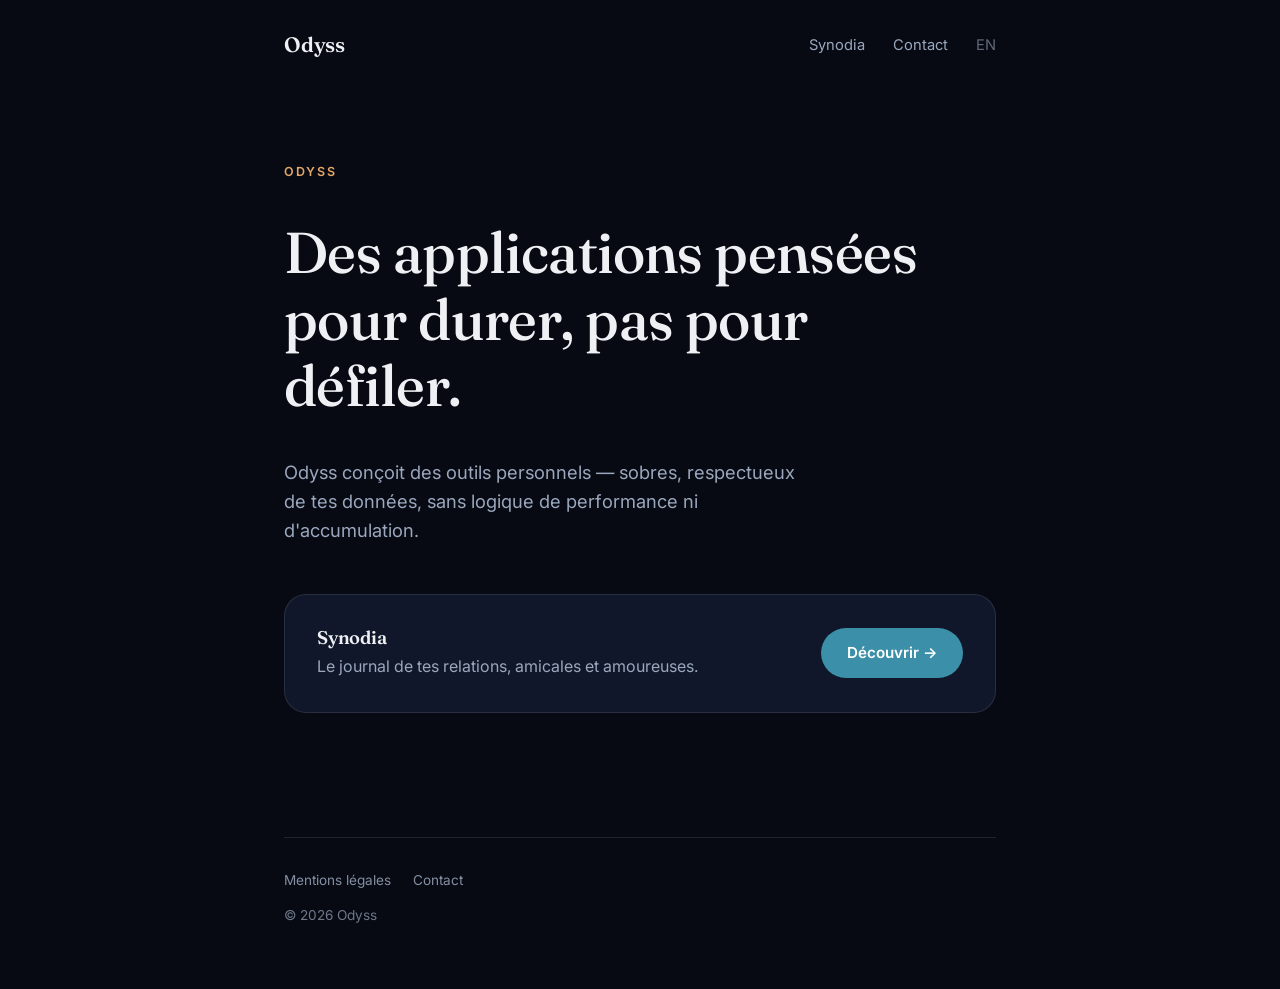
<file: index.html>
<!DOCTYPE html>
<html lang="fr">
<head>
<meta charset="UTF-8">
<meta name="viewport" content="width=device-width, initial-scale=1.0">
<title>Odyss</title>
<meta name="description" content="Odyss conçoit des applications personnelles, pensées pour la réflexion plutôt que pour la performance.">
<link rel="alternate" hreflang="fr" href="https://odyss-app.fr/" />
<link rel="alternate" hreflang="en" href="https://odyss-app.fr/en/" />
<link rel="preconnect" href="https://fonts.googleapis.com">
<link rel="preconnect" href="https://fonts.gstatic.com" crossorigin>
<link href="https://fonts.googleapis.com/css2?family=Fraunces:opsz,wght@9..144,400;9..144,500;9..144,600&family=Inter:wght@400;500;600&display=swap" rel="stylesheet">
<link rel="stylesheet" href="/style.css">
</head>
<body>

<div class="wrap">
<header class="site-header">
<div class="wordmark">Odyss</div>
<nav class="site-nav">
<a href="/synodia/">Synodia</a>
<a href="/contact.html">Contact</a>
<a href="/en/" style="opacity:0.6;">EN</a>
</nav>
</header>

<main style="padding: 60px 0 40px;">
<p class="eyebrow">Odyss</p>
<h1>Des applications pensées<br>pour durer, pas pour défiler.</h1>
<p style="font-size: 1.15rem; max-width: 520px; margin-top: 20px;">
      Odyss conçoit des outils personnels — sobres, respectueux de tes
      données, sans logique de performance ni d'accumulation.
</p>

<div class="card" style="margin-top: 48px; display: flex; align-items: center; justify-content: space-between; flex-wrap: wrap; gap: 20px;">
<div>
<h3 style="margin: 0 0 6px;">Synodia</h3>
<p style="margin: 0;">Le journal de tes relations, amicales et amoureuses.</p>
</div>
<a href="/synodia/" class="btn btn-primary">Découvrir →</a>
</div>
</main>

<footer class="site-footer">
<div class="footer-links">
<a href="/synodia/mentions-legales.html">Mentions légales</a>
<a href="/contact.html">Contact</a>
</div>
<p style="margin-top: 14px; opacity: 0.7;">© 2026 Odyss</p>
</footer>
</div>

</body>
</html>
</file>
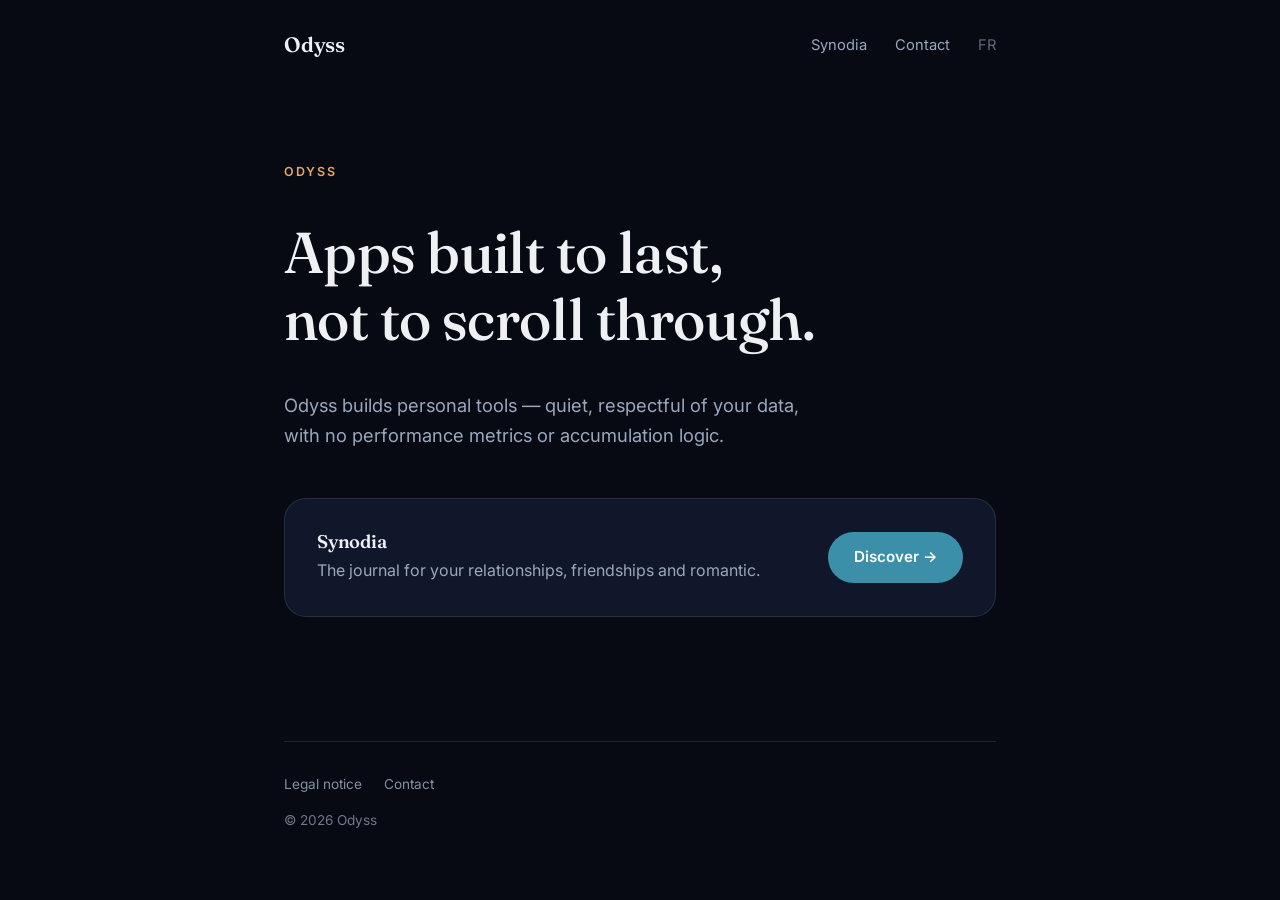
<file: en/index.html>
<!DOCTYPE html>
<html lang="en">
<head>
<meta charset="UTF-8">
<meta name="viewport" content="width=device-width, initial-scale=1.0">
<title>Odyss</title>
<meta name="description" content="Odyss builds personal apps, designed for reflection rather than performance.">
<link rel="alternate" hreflang="fr" href="https://odyss-app.fr/" />
<link rel="alternate" hreflang="en" href="https://odyss-app.fr/en/" />
<link rel="preconnect" href="https://fonts.googleapis.com">
<link rel="preconnect" href="https://fonts.gstatic.com" crossorigin>
<link href="https://fonts.googleapis.com/css2?family=Fraunces:opsz,wght@9..144,400;9..144,500;9..144,600&family=Inter:wght@400;500;600&display=swap" rel="stylesheet">
<link rel="stylesheet" href="/style.css">
</head>
<body>

<div class="wrap">
<header class="site-header">
<div class="wordmark">Odyss</div>
<nav class="site-nav">
<a href="/en/synodia/">Synodia</a>
<a href="/en/contact.html">Contact</a>
<a href="/" style="opacity:0.6;">FR</a>
</nav>
</header>

<main style="padding: 60px 0 40px;">
<p class="eyebrow">Odyss</p>
<h1>Apps built to last,<br>not to scroll through.</h1>
<p style="font-size: 1.15rem; max-width: 520px; margin-top: 20px;">
      Odyss builds personal tools — quiet, respectful of your data,
      with no performance metrics or accumulation logic.
</p>

<div class="card" style="margin-top: 48px; display: flex; align-items: center; justify-content: space-between; flex-wrap: wrap; gap: 20px;">
<div>
<h3 style="margin: 0 0 6px;">Synodia</h3>
<p style="margin: 0;">The journal for your relationships, friendships and romantic.</p>
</div>
<a href="/en/synodia/" class="btn btn-primary">Discover →</a>
</div>
</main>

<footer class="site-footer">
<div class="footer-links">
<a href="/en/synodia/legal-notice.html">Legal notice</a>
<a href="/en/contact.html">Contact</a>
</div>
<p style="margin-top: 14px; opacity: 0.7;">© 2026 Odyss</p>
</footer>
</div>

</body>
</html>
</file>
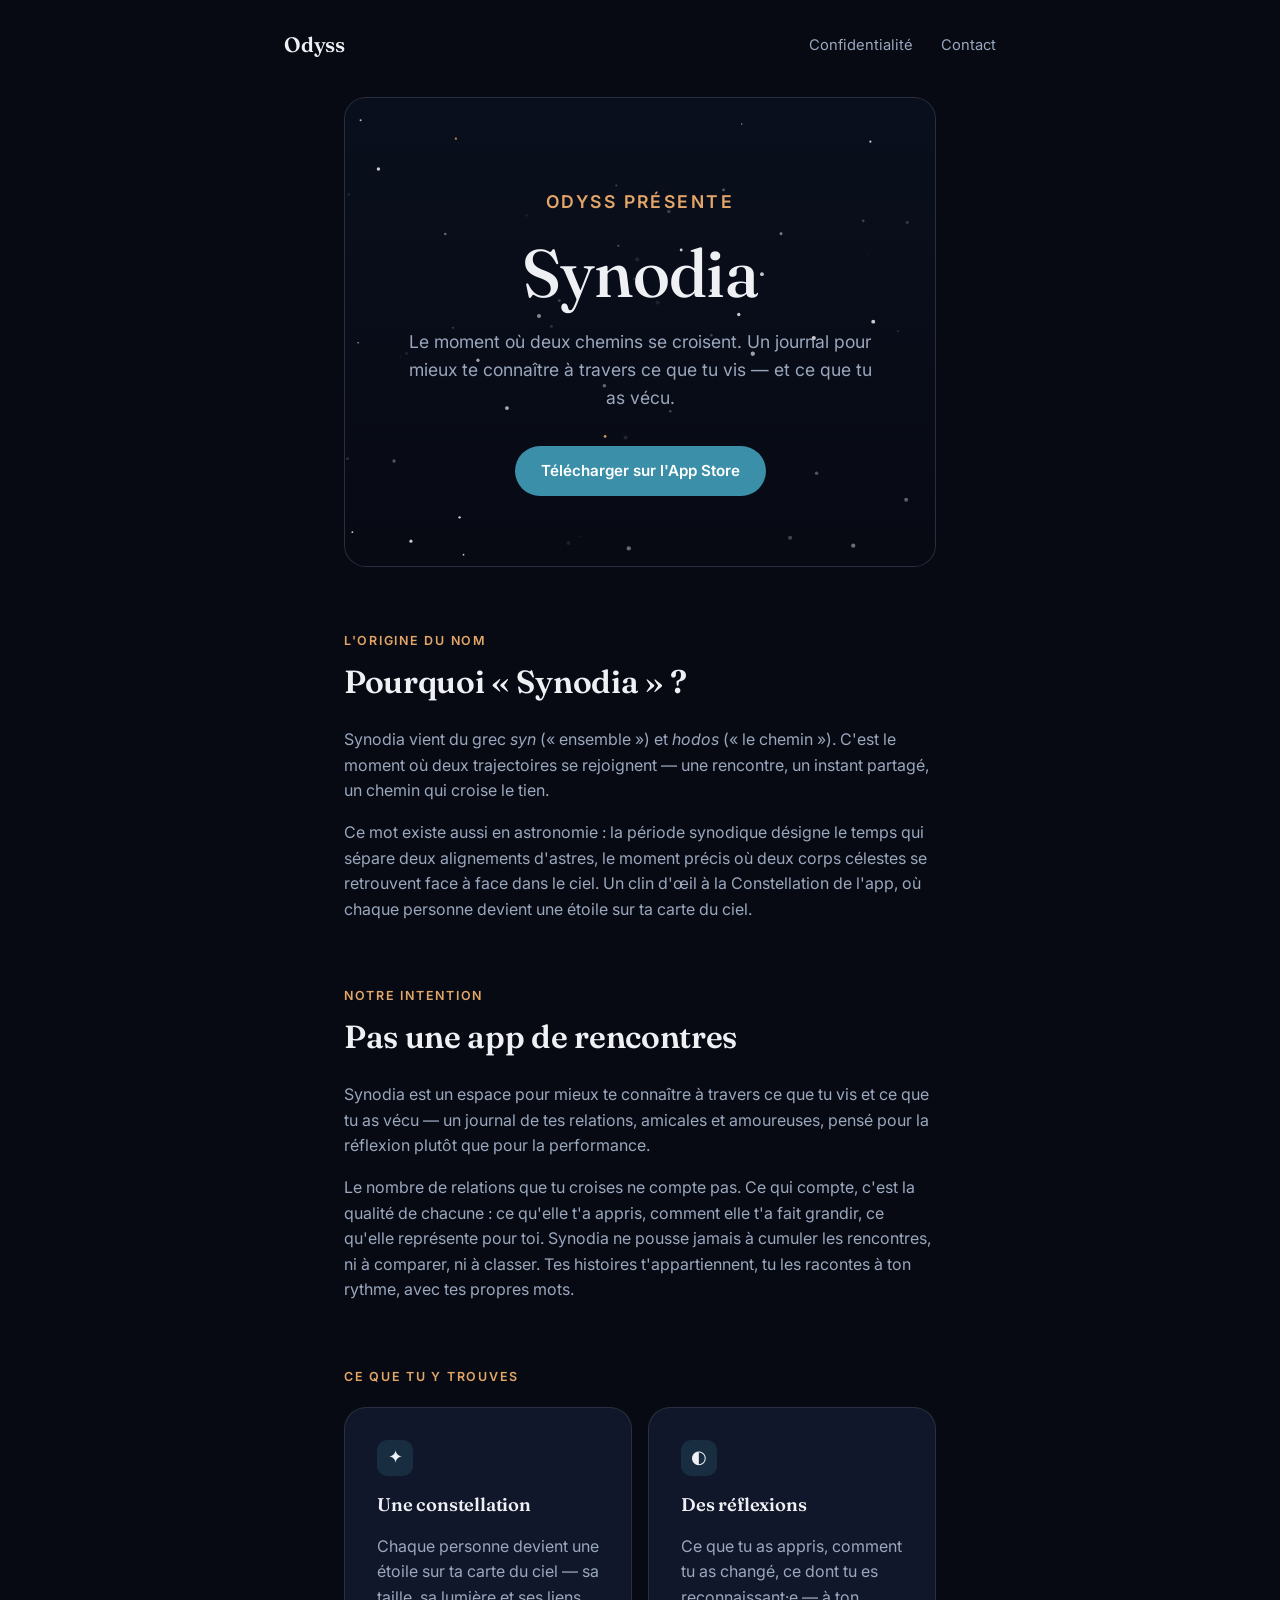
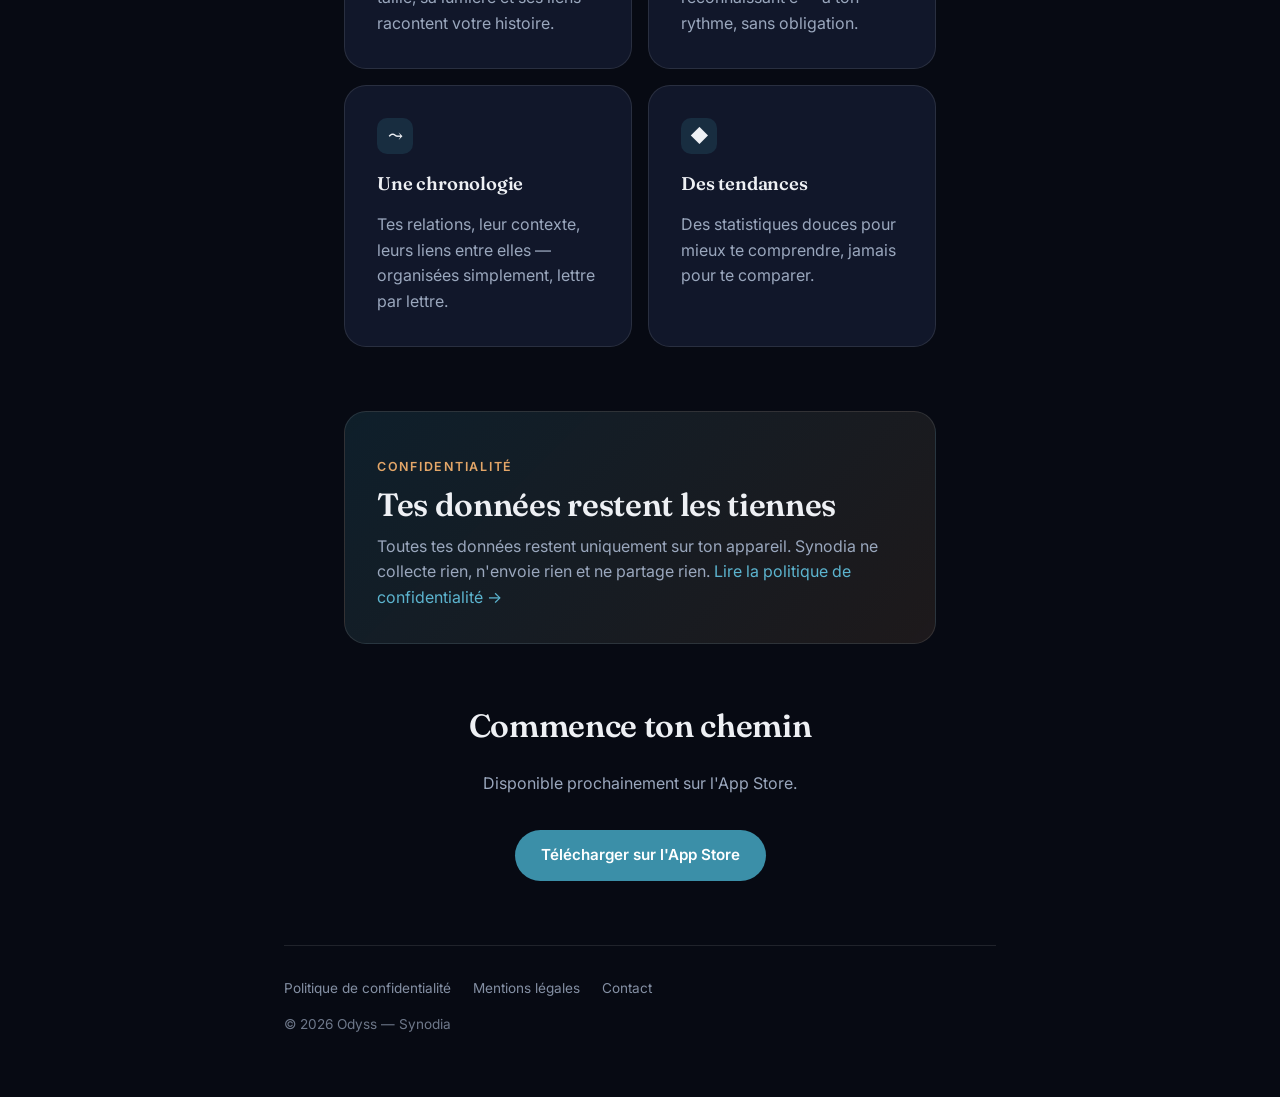
<file: synodia/index.html>
<!DOCTYPE html>
<html lang="fr">
<head>
<meta charset="UTF-8">
<meta name="viewport" content="width=device-width, initial-scale=1.0">
<title>Synodia — Le journal de tes relations</title>
<meta name="description" content="Synodia est un espace pour mieux te connaître à travers ce que tu vis et ce que tu as vécu. Un journal de tes relations, amicales et amoureuses — bienveillant, sans jugement, sans logique de cumul.">
<link rel="preconnect" href="https://fonts.googleapis.com">
<link rel="preconnect" href="https://fonts.gstatic.com" crossorigin>
<link href="https://fonts.googleapis.com/css2?family=Fraunces:opsz,wght@9..144,400;9..144,500;9..144,600&family=Inter:wght@400;500;600&display=swap" rel="stylesheet">
<link rel="stylesheet" href="/style.css">
<style>
  .hero {
    position: relative;
    overflow: hidden;
    border-radius: var(--radius-lg);
    margin-top: 8px;
  }
  #stars {
    position: absolute;
    inset: 0;
    width: 100%;
    height: 100%;
    display: block;
  }
  .hero-inner {
    position: relative;
    z-index: 2;
    padding: 90px 32px 70px;
    text-align: center;
  }
  .hero-inner h1 {
    font-size: clamp(2.6rem, 8vw, 4.2rem);
    margin: 18px 0 16px;
  }
  .hero-inner p {
    max-width: 480px;
    margin: 0 auto;
    font-size: 1.1rem;
  }
  .hero-cta {
    margin-top: 34px;
    display: flex;
    justify-content: center;
    gap: 14px;
    flex-wrap: wrap;
  }
  .feature-grid {
    display: grid;
    grid-template-columns: repeat(auto-fit, minmax(220px, 1fr));
    gap: 16px;
    margin: 20px 0 40px;
  }
  .feature-grid .card { margin-bottom: 0; }
  .feature-icon {
    width: 36px; height: 36px;
    border-radius: 10px;
    background: rgba(59, 143, 168, 0.18);
    display: flex; align-items: center; justify-content: center;
    margin-bottom: 14px;
    font-size: 18px;
  }
  section { margin: 64px 0; }
</style>
</head>
<body>

<div class="wrap">
  <header class="site-header">
    <a href="/" class="wordmark" style="text-decoration:none;">Odyss</a>
    <nav class="site-nav">
      <a href="/synodia/privacy.html">Confidentialité</a>
      <a href="/contact.html">Contact</a>
    </nav>
  </header>
</div>

<div class="wrap-narrow">
  <div class="hero card" style="padding:0;">
    <canvas id="stars"></canvas>
    <div class="hero-inner">
      <p class="eyebrow">Odyss présente</p>
      <h1>Synodia</h1>
      <p>Le moment où deux chemins se croisent. Un journal pour mieux te
      connaître à travers ce que tu vis — et ce que tu as vécu.</p>
      <div class="hero-cta">
        <a href="#telecharger" class="btn btn-primary">Télécharger sur l'App Store</a>
      </div>
    </div>
  </div>
</div>

<div class="wrap-narrow">

  <section>
    <p class="eyebrow">L'origine du nom</p>
    <h2>Pourquoi « Synodia » ?</h2>
    <p>Synodia vient du grec <em>syn</em> (« ensemble ») et <em>hodos</em>
    (« le chemin »). C'est le moment où deux trajectoires se rejoignent —
    une rencontre, un instant partagé, un chemin qui croise le tien.</p>
    <p>Ce mot existe aussi en astronomie : la période synodique désigne le
    temps qui sépare deux alignements d'astres, le moment précis où deux
    corps célestes se retrouvent face à face dans le ciel. Un clin d'œil à
    la Constellation de l'app, où chaque personne devient une étoile sur
    ta carte du ciel.</p>
  </section>

  <section>
    <p class="eyebrow">Notre intention</p>
    <h2>Pas une app de rencontres</h2>
    <p>Synodia est un espace pour mieux te connaître à travers ce que tu
    vis et ce que tu as vécu — un journal de tes relations, amicales et
    amoureuses, pensé pour la réflexion plutôt que pour la performance.</p>
    <p>Le nombre de relations que tu croises ne compte pas. Ce qui
    compte, c'est la qualité de chacune : ce qu'elle t'a appris, comment
    elle t'a fait grandir, ce qu'elle représente pour toi. Synodia ne
    pousse jamais à cumuler les rencontres, ni à comparer, ni à classer.
    Tes histoires t'appartiennent, tu les racontes à ton rythme, avec tes
    propres mots.</p>
  </section>

  <section>
    <p class="eyebrow">Ce que tu y trouves</p>
    <div class="feature-grid">
      <div class="card">
        <div class="feature-icon">✦</div>
        <h3>Une constellation</h3>
        <p style="margin:0;">Chaque personne devient une étoile sur ta
        carte du ciel — sa taille, sa lumière et ses liens racontent
        votre histoire.</p>
      </div>
      <div class="card">
        <div class="feature-icon">◐</div>
        <h3>Des réflexions</h3>
        <p style="margin:0;">Ce que tu as appris, comment tu as changé,
        ce dont tu es reconnaissant·e — à ton rythme, sans obligation.</p>
      </div>
      <div class="card">
        <div class="feature-icon">⤳</div>
        <h3>Une chronologie</h3>
        <p style="margin:0;">Tes relations, leur contexte, leurs liens
        entre elles — organisées simplement, lettre par lettre.</p>
      </div>
      <div class="card">
        <div class="feature-icon">◆</div>
        <h3>Des tendances</h3>
        <p style="margin:0;">Des statistiques douces pour mieux te
        comprendre, jamais pour te comparer.</p>
      </div>
    </div>
  </section>

  <section>
    <div class="card" style="background: linear-gradient(135deg, rgba(59,143,168,0.16), rgba(227,166,104,0.10));">
      <p class="eyebrow">Confidentialité</p>
      <h2 style="margin-bottom: 10px;">Tes données restent les tiennes</h2>
      <p style="margin:0;">Toutes tes données restent uniquement sur ton
      appareil. Synodia ne collecte rien, n'envoie rien et ne partage
      rien. <a href="/synodia/privacy.html">Lire la politique de confidentialité →</a></p>
    </div>
  </section>

  <section id="telecharger" style="text-align:center;">
    <h2>Commence ton chemin</h2>
    <p>Disponible prochainement sur l'App Store.</p>
    <div class="hero-cta">
      <a href="#" class="btn btn-primary">Télécharger sur l'App Store</a>
    </div>
  </section>

</div>

<div class="wrap">
  <footer class="site-footer">
    <div class="footer-links">
      <a href="/synodia/privacy.html">Politique de confidentialité</a>
      <a href="/synodia/mentions-legales.html">Mentions légales</a>
      <a href="/contact.html">Contact</a>
    </div>
    <p style="margin-top: 14px; opacity: 0.7;">© 2026 Odyss — Synodia</p>
  </footer>
</div>

<script>
// Ciel étoilé léger — même esprit que la Constellation de l'app :
// positions stables, scintillement doux, sans dépendance externe.
(function () {
  var canvas = document.getElementById('stars');
  var ctx = canvas.getContext('2d');
  var stars = [];
  var reduceMotion = window.matchMedia('(prefers-reduced-motion: reduce)').matches;

  function resize() {
    var rect = canvas.parentElement.getBoundingClientRect();
    canvas.width = rect.width * devicePixelRatio;
    canvas.height = rect.height * devicePixelRatio;
    canvas.style.width = rect.width + 'px';
    canvas.style.height = rect.height + 'px';
    ctx.setTransform(devicePixelRatio, 0, 0, devicePixelRatio, 0, 0);
    seedStars(rect.width, rect.height);
  }

  function seedStars(w, h) {
    stars = [];
    var count = Math.floor((w * h) / 4500);
    for (var i = 0; i < count; i++) {
      stars.push({
        x: Math.random() * w,
        y: Math.random() * h,
        r: 0.6 + Math.random() * 1.6,
        phase: Math.random() * Math.PI * 2,
        speed: 0.4 + Math.random() * 0.8,
        gold: Math.random() < 0.12
      });
    }
  }

  function draw(t) {
    var w = canvas.width / devicePixelRatio;
    var h = canvas.height / devicePixelRatio;
    ctx.clearRect(0, 0, w, h);

    var grad = ctx.createLinearGradient(0, 0, 0, h);
    grad.addColorStop(0, '#0a0f1d');
    grad.addColorStop(1, '#070a13');
    ctx.fillStyle = grad;
    ctx.fillRect(0, 0, w, h);

    stars.forEach(function (s) {
      var twinkle = reduceMotion ? 0.8 : 0.55 + 0.45 * Math.sin(t * 0.001 * s.speed + s.phase);
      ctx.beginPath();
      ctx.arc(s.x, s.y, s.r, 0, Math.PI * 2);
      ctx.fillStyle = s.gold
        ? 'rgba(227,166,104,' + (twinkle * 0.9) + ')'
        : 'rgba(238,240,244,' + (twinkle * 0.85) + ')';
      ctx.fill();
    });

    if (!reduceMotion) requestAnimationFrame(draw);
  }

  window.addEventListener('resize', resize);
  resize();
  requestAnimationFrame(draw);
})();
</script>

</body>
</html>
</file>
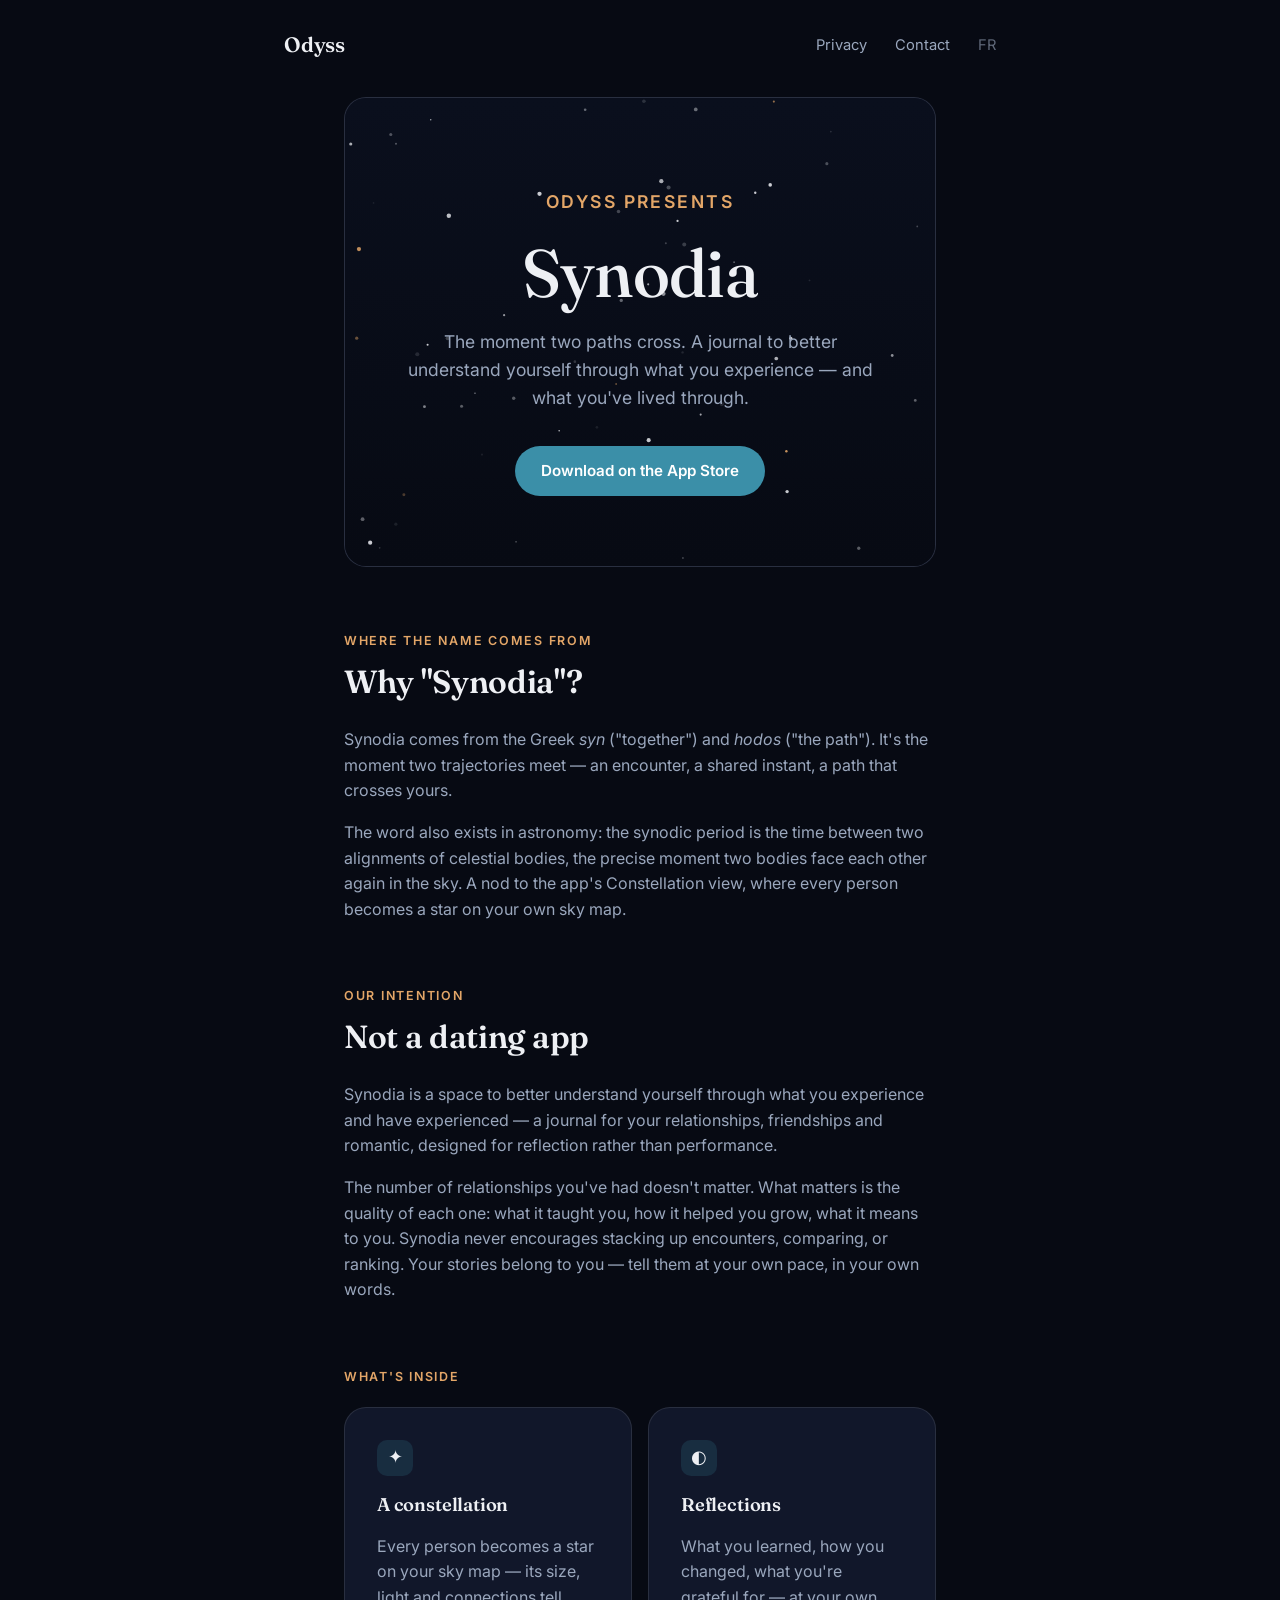
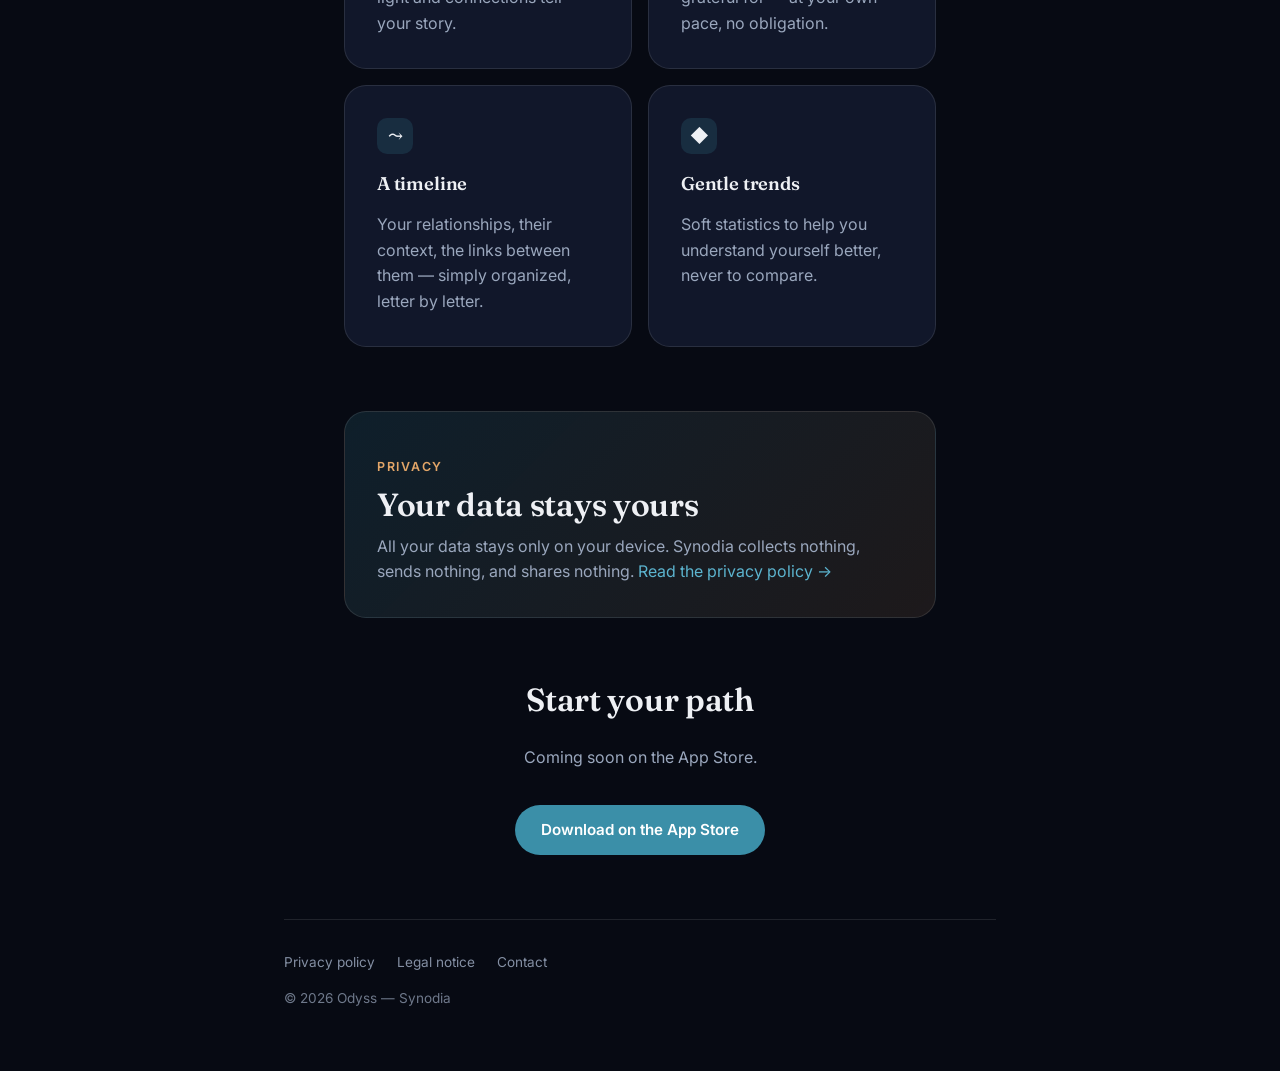
<file: en/synodia/index.html>
<!DOCTYPE html>
<html lang="en">
<head>
<meta charset="UTF-8">
<meta name="viewport" content="width=device-width, initial-scale=1.0">
<title>Synodia — Your relationship journal</title>
<meta name="description" content="Synodia is a space to better understand yourself through what you experience and have experienced. A journal for your relationships, friendships and romantic — kind, judgment-free, no scorekeeping.">
<link rel="alternate" hreflang="fr" href="https://odyss-app.fr/" />
<link rel="alternate" hreflang="en" href="https://odyss-app.fr/en/" />
<link rel="preconnect" href="https://fonts.googleapis.com">
<link rel="preconnect" href="https://fonts.gstatic.com" crossorigin>
<link href="https://fonts.googleapis.com/css2?family=Fraunces:opsz,wght@9..144,400;9..144,500;9..144,600&family=Inter:wght@400;500;600&display=swap" rel="stylesheet">
<link rel="stylesheet" href="/style.css">
<style>
  .hero {
    position: relative;
    overflow: hidden;
    border-radius: var(--radius-lg);
    margin-top: 8px;
  }
  #stars {
    position: absolute;
    inset: 0;
    width: 100%;
    height: 100%;
    display: block;
  }
  .hero-inner {
    position: relative;
    z-index: 2;
    padding: 90px 32px 70px;
    text-align: center;
  }
  .hero-inner h1 {
    font-size: clamp(2.6rem, 8vw, 4.2rem);
    margin: 18px 0 16px;
  }
  .hero-inner p {
    max-width: 480px;
    margin: 0 auto;
    font-size: 1.1rem;
  }
  .hero-cta {
    margin-top: 34px;
    display: flex;
    justify-content: center;
    gap: 14px;
    flex-wrap: wrap;
  }
  .feature-grid {
    display: grid;
    grid-template-columns: repeat(auto-fit, minmax(220px, 1fr));
    gap: 16px;
    margin: 20px 0 40px;
  }
  .feature-grid .card { margin-bottom: 0; }
  .feature-icon {
    width: 36px; height: 36px;
    border-radius: 10px;
    background: rgba(59, 143, 168, 0.18);
    display: flex; align-items: center; justify-content: center;
    margin-bottom: 14px;
    font-size: 18px;
  }
  section { margin: 64px 0; }
</style>
</head>
<body>

<div class="wrap">
  <header class="site-header">
    <a href="/en/" class="wordmark" style="text-decoration:none;">Odyss</a>
    <nav class="site-nav">
      <a href="/en/synodia/privacy.html">Privacy</a>
      <a href="/en/contact.html">Contact</a>
      <a href="/synodia/" style="opacity:0.6;">FR</a>
    </nav>
  </header>
</div>

<div class="wrap-narrow">
  <div class="hero card" style="padding:0;">
    <canvas id="stars"></canvas>
    <div class="hero-inner">
      <p class="eyebrow">Odyss presents</p>
      <h1>Synodia</h1>
      <p>The moment two paths cross. A journal to better understand
      yourself through what you experience — and what you've lived
      through.</p>
      <div class="hero-cta">
        <a href="#download" class="btn btn-primary">Download on the App Store</a>
      </div>
    </div>
  </div>
</div>

<div class="wrap-narrow">

  <section>
    <p class="eyebrow">Where the name comes from</p>
    <h2>Why "Synodia"?</h2>
    <p>Synodia comes from the Greek <em>syn</em> ("together") and
    <em>hodos</em> ("the path"). It's the moment two trajectories meet —
    an encounter, a shared instant, a path that crosses yours.</p>
    <p>The word also exists in astronomy: the synodic period is the time
    between two alignments of celestial bodies, the precise moment two
    bodies face each other again in the sky. A nod to the app's
    Constellation view, where every person becomes a star on your own
    sky map.</p>
  </section>

  <section>
    <p class="eyebrow">Our intention</p>
    <h2>Not a dating app</h2>
    <p>Synodia is a space to better understand yourself through what you
    experience and have experienced — a journal for your relationships,
    friendships and romantic, designed for reflection rather than
    performance.</p>
    <p>The number of relationships you've had doesn't matter. What
    matters is the quality of each one: what it taught you, how it
    helped you grow, what it means to you. Synodia never encourages
    stacking up encounters, comparing, or ranking. Your stories belong
    to you — tell them at your own pace, in your own words.</p>
  </section>

  <section>
    <p class="eyebrow">What's inside</p>
    <div class="feature-grid">
      <div class="card">
        <div class="feature-icon">✦</div>
        <h3>A constellation</h3>
        <p style="margin:0;">Every person becomes a star on your sky
        map — its size, light and connections tell your story.</p>
      </div>
      <div class="card">
        <div class="feature-icon">◐</div>
        <h3>Reflections</h3>
        <p style="margin:0;">What you learned, how you changed, what
        you're grateful for — at your own pace, no obligation.</p>
      </div>
      <div class="card">
        <div class="feature-icon">⤳</div>
        <h3>A timeline</h3>
        <p style="margin:0;">Your relationships, their context, the
        links between them — simply organized, letter by letter.</p>
      </div>
      <div class="card">
        <div class="feature-icon">◆</div>
        <h3>Gentle trends</h3>
        <p style="margin:0;">Soft statistics to help you understand
        yourself better, never to compare.</p>
      </div>
    </div>
  </section>

  <section>
    <div class="card" style="background: linear-gradient(135deg, rgba(59,143,168,0.16), rgba(227,166,104,0.10));">
      <p class="eyebrow">Privacy</p>
      <h2 style="margin-bottom: 10px;">Your data stays yours</h2>
      <p style="margin:0;">All your data stays only on your device.
      Synodia collects nothing, sends nothing, and shares nothing.
      <a href="/en/synodia/privacy.html">Read the privacy policy →</a></p>
    </div>
  </section>

  <section id="download" style="text-align:center;">
    <h2>Start your path</h2>
    <p>Coming soon on the App Store.</p>
    <div class="hero-cta">
      <a href="#" class="btn btn-primary">Download on the App Store</a>
    </div>
  </section>

</div>

<div class="wrap">
  <footer class="site-footer">
    <div class="footer-links">
      <a href="/en/synodia/privacy.html">Privacy policy</a>
      <a href="/en/synodia/legal-notice.html">Legal notice</a>
      <a href="/en/contact.html">Contact</a>
    </div>
    <p style="margin-top: 14px; opacity: 0.7;">© 2026 Odyss — Synodia</p>
  </footer>
</div>

<script>
// Light starfield — same spirit as the app's Constellation view:
// stable positions, gentle twinkle, no external dependency.
(function () {
  var canvas = document.getElementById('stars');
  var ctx = canvas.getContext('2d');
  var stars = [];
  var reduceMotion = window.matchMedia('(prefers-reduced-motion: reduce)').matches;

  function resize() {
    var rect = canvas.parentElement.getBoundingClientRect();
    canvas.width = rect.width * devicePixelRatio;
    canvas.height = rect.height * devicePixelRatio;
    canvas.style.width = rect.width + 'px';
    canvas.style.height = rect.height + 'px';
    ctx.setTransform(devicePixelRatio, 0, 0, devicePixelRatio, 0, 0);
    seedStars(rect.width, rect.height);
  }

  function seedStars(w, h) {
    stars = [];
    var count = Math.floor((w * h) / 4500);
    for (var i = 0; i < count; i++) {
      stars.push({
        x: Math.random() * w,
        y: Math.random() * h,
        r: 0.6 + Math.random() * 1.6,
        phase: Math.random() * Math.PI * 2,
        speed: 0.4 + Math.random() * 0.8,
        gold: Math.random() < 0.12
      });
    }
  }

  function draw(t) {
    var w = canvas.width / devicePixelRatio;
    var h = canvas.height / devicePixelRatio;
    ctx.clearRect(0, 0, w, h);

    var grad = ctx.createLinearGradient(0, 0, 0, h);
    grad.addColorStop(0, '#0a0f1d');
    grad.addColorStop(1, '#070a13');
    ctx.fillStyle = grad;
    ctx.fillRect(0, 0, w, h);

    stars.forEach(function (s) {
      var twinkle = reduceMotion ? 0.8 : 0.55 + 0.45 * Math.sin(t * 0.001 * s.speed + s.phase);
      ctx.beginPath();
      ctx.arc(s.x, s.y, s.r, 0, Math.PI * 2);
      ctx.fillStyle = s.gold
        ? 'rgba(227,166,104,' + (twinkle * 0.9) + ')'
        : 'rgba(238,240,244,' + (twinkle * 0.85) + ')';
      ctx.fill();
    });

    if (!reduceMotion) requestAnimationFrame(draw);
  }

  window.addEventListener('resize', resize);
  resize();
  requestAnimationFrame(draw);
})();
</script>

</body>
</html>
</file>
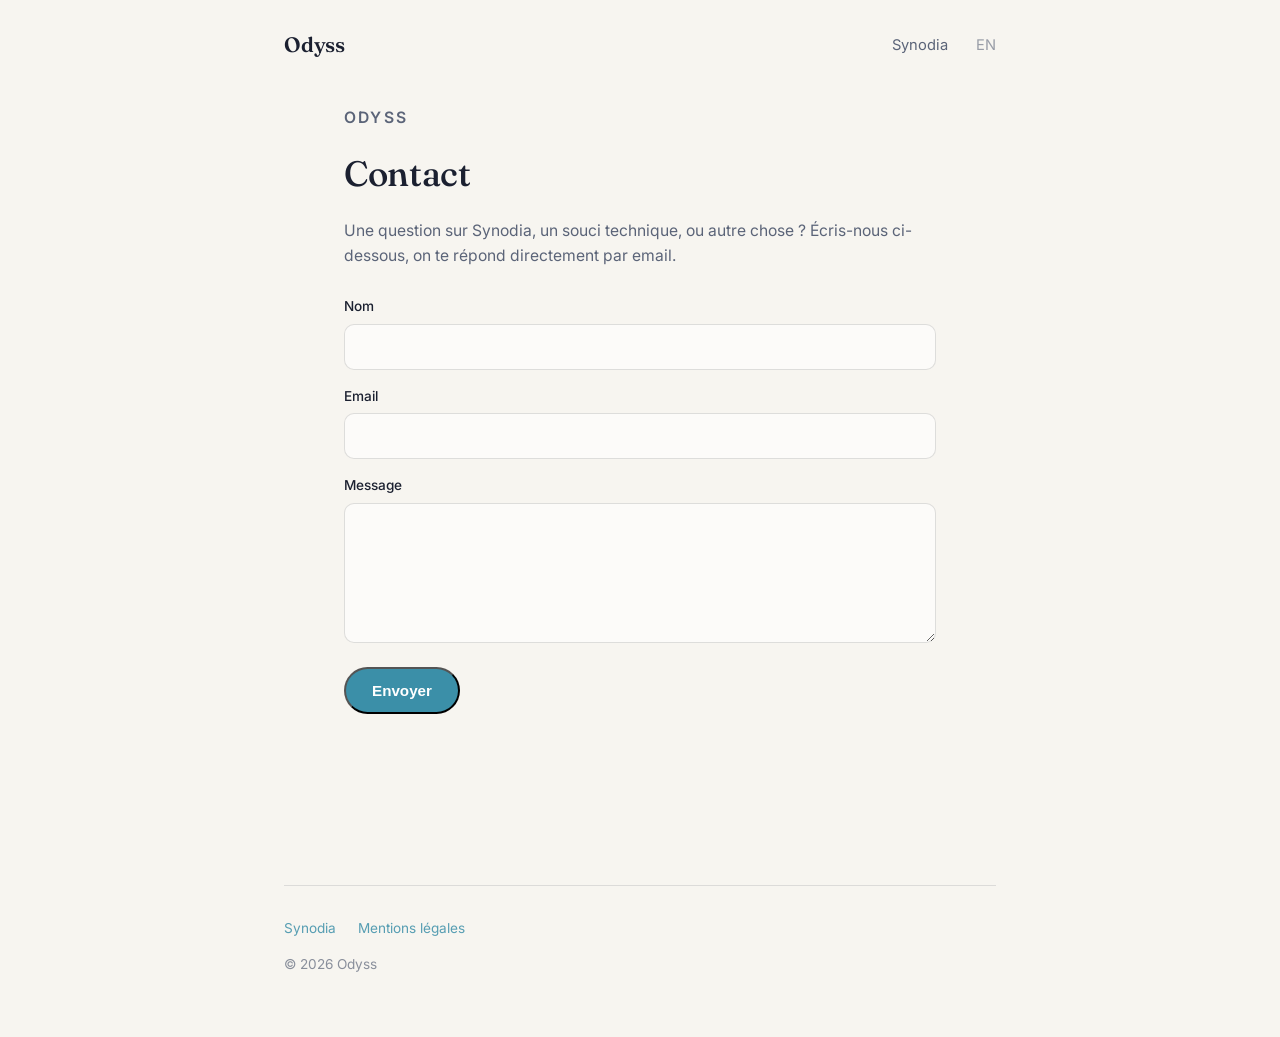
<file: contact.html>
<!DOCTYPE html>
<html lang="fr">
<head>
<meta charset="UTF-8">
<meta name="viewport" content="width=device-width, initial-scale=1.0">
<title>Contact — Odyss</title>
<meta name="description" content="Une question sur Synodia ou sur Odyss ? Écris-nous.">
<link rel="alternate" hreflang="fr" href="https://odyss-app.fr/contact.html" />
<link rel="alternate" hreflang="en" href="https://odyss-app.fr/en/contact.html" />
<link rel="preconnect" href="https://fonts.googleapis.com">
<link rel="preconnect" href="https://fonts.gstatic.com" crossorigin>
<link href="https://fonts.googleapis.com/css2?family=Fraunces:opsz,wght@9..144,500;9..144,600&family=Inter:wght@400;500;600&display=swap" rel="stylesheet">
<link rel="stylesheet" href="/style.css">
<style>
  .contact-form { display: flex; flex-direction: column; gap: 16px; margin-top: 28px; }
  .contact-form label {
    font-size: 0.85rem;
    font-weight: 500;
    margin-bottom: 6px;
    display: block;
  }
  .contact-form input,
  .contact-form textarea {
    width: 100%;
    padding: 12px 14px;
    border-radius: 10px;
    border: 1px solid rgba(0,0,0,0.12);
    font-family: 'Inter', sans-serif;
    font-size: 1rem;
    background: rgba(255,255,255,0.6);
  }
  .contact-form textarea { min-height: 140px; resize: vertical; }
  .contact-form button { align-self: flex-start; }
  #formStatus { margin-top: 16px; font-size: 0.95rem; }
  #formStatus.success { color: #2e7d4f; }
  #formStatus.error { color: #b3413b; }
  .honeypot { position: absolute; left: -9999px; }
</style>
</head>
<body class="paper">

<div class="wrap">
<header class="site-header">
<a href="/" class="wordmark" style="text-decoration:none;">Odyss</a>
<nav class="site-nav">
<a href="/synodia/">Synodia</a>
<a href="/en/contact.html" style="opacity:0.6;">EN</a>
</nav>
</header>
</div>

<div class="wrap-narrow legal" style="padding-bottom: 60px;">
<p class="eyebrow">Odyss</p>
<h1 style="font-size: 2.2rem;">Contact</h1>
<p>Une question sur Synodia, un souci technique, ou autre chose ?
  Écris-nous ci-dessous, on te répond directement par email.</p>

<form class="contact-form" id="contactForm" action="https://api.web3forms.com/submit" method="POST">
  <input type="hidden" name="access_key" value="33848510-e5bd-49e9-b49e-a5da3a9f428b">
  <input type="hidden" name="subject" value="Nouveau message depuis odyss-app.fr">
  <input type="hidden" name="from_name" value="Formulaire de contact Odyss">
  <input type="checkbox" name="botcheck" class="honeypot" tabindex="-1" autocomplete="off">

  <div>
    <label for="name">Nom</label>
    <input type="text" id="name" name="name" required>
  </div>

  <div>
    <label for="email">Email</label>
    <input type="email" id="email" name="email" required>
  </div>

  <div>
    <label for="message">Message</label>
    <textarea id="message" name="message" required></textarea>
  </div>

  <button type="submit" class="btn btn-primary">Envoyer</button>

  <p id="formStatus"></p>
</form>

</div>

<div class="wrap">
<footer class="site-footer">
<div class="footer-links">
<a href="/synodia/">Synodia</a>
<a href="/synodia/mentions-legales.html">Mentions légales</a>
</div>
<p style="margin-top: 14px; opacity: 0.7;">© 2026 Odyss</p>
</footer>
</div>

<script>
(function () {
  var form = document.getElementById('contactForm');
  var status = document.getElementById('formStatus');

  form.addEventListener('submit', function (e) {
    e.preventDefault();
    status.textContent = 'Envoi en cours…';
    status.className = '';

    var formData = new FormData(form);
    var payload = Object.fromEntries(formData.entries());

    fetch('https://api.web3forms.com/submit', {
      method: 'POST',
      headers: { 'Content-Type': 'application/json', 'Accept': 'application/json' },
      body: JSON.stringify(payload)
    })
      .then(function (res) { return res.json(); })
      .then(function (data) {
        if (data.success) {
          status.textContent = 'Message envoyé — merci, on te répond rapidement.';
          status.className = 'success';
          form.reset();
        } else {
          status.textContent = "Une erreur s'est produite. Réessaie, ou écris directement à contact@odyss-app.fr";
          status.className = 'error';
        }
      })
      .catch(function () {
        status.textContent = "Une erreur s'est produite. Réessaie, ou écris directement à contact@odyss-app.fr";
        status.className = 'error';
      });
  });
})();
</script>

</body>
</html>
</file>
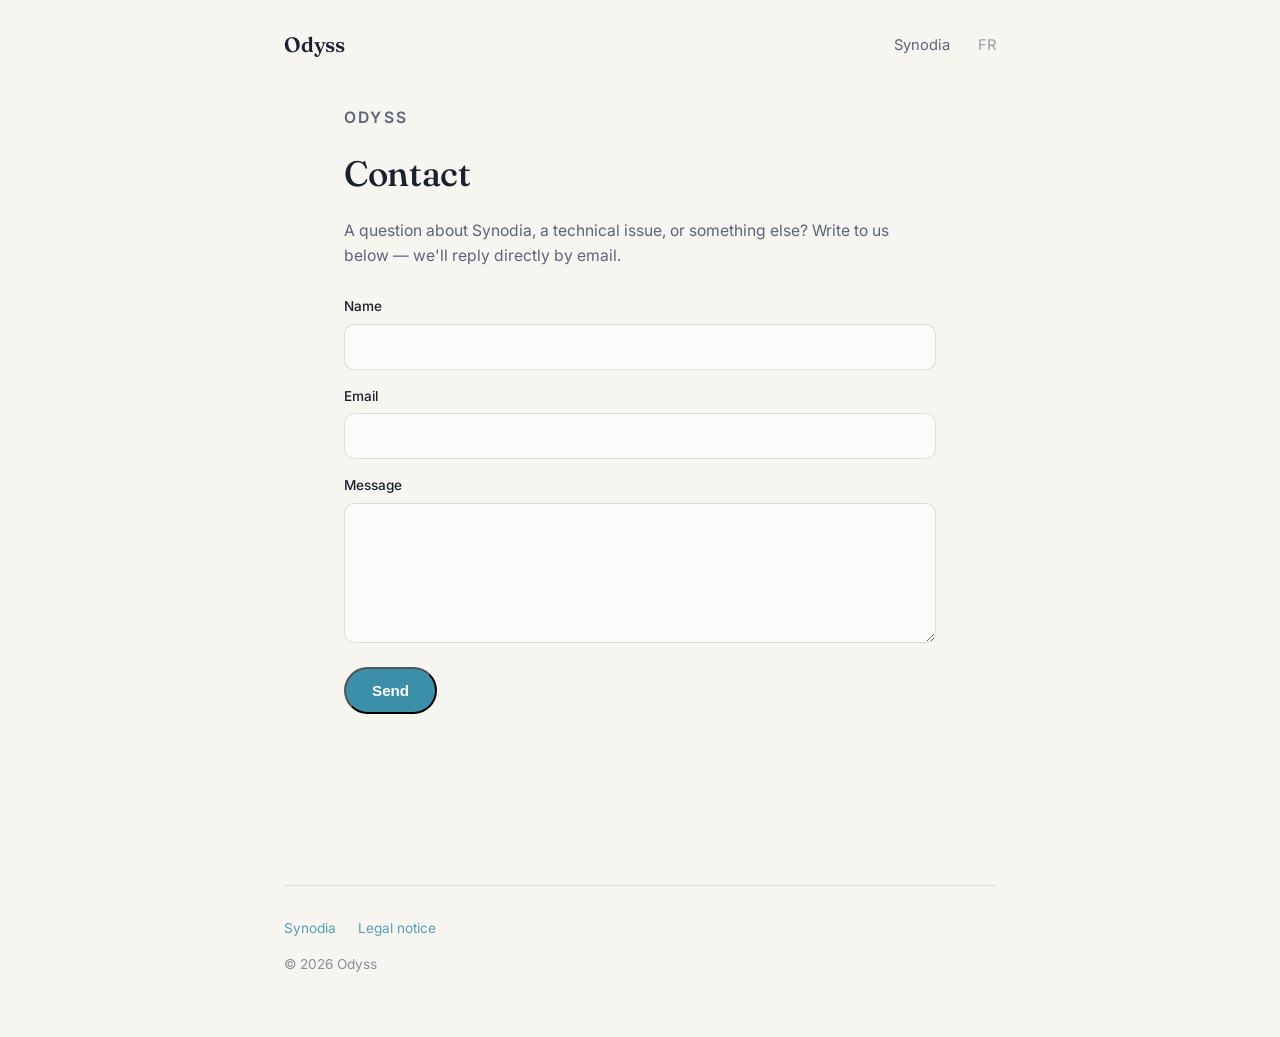
<file: en/contact.html>
<!DOCTYPE html>
<html lang="en">
<head>
<meta charset="UTF-8">
<meta name="viewport" content="width=device-width, initial-scale=1.0">
<title>Contact — Odyss</title>
<meta name="description" content="A question about Synodia or Odyss? Get in touch.">
<link rel="alternate" hreflang="fr" href="https://odyss-app.fr/contact.html" />
<link rel="alternate" hreflang="en" href="https://odyss-app.fr/en/contact.html" />
<link rel="preconnect" href="https://fonts.googleapis.com">
<link rel="preconnect" href="https://fonts.gstatic.com" crossorigin>
<link href="https://fonts.googleapis.com/css2?family=Fraunces:opsz,wght@9..144,500;9..144,600&family=Inter:wght@400;500;600&display=swap" rel="stylesheet">
<link rel="stylesheet" href="/style.css">
<style>
  .contact-form { display: flex; flex-direction: column; gap: 16px; margin-top: 28px; }
  .contact-form label {
    font-size: 0.85rem;
    font-weight: 500;
    margin-bottom: 6px;
    display: block;
  }
  .contact-form input,
  .contact-form textarea {
    width: 100%;
    padding: 12px 14px;
    border-radius: 10px;
    border: 1px solid rgba(0,0,0,0.12);
    font-family: 'Inter', sans-serif;
    font-size: 1rem;
    background: rgba(255,255,255,0.6);
  }
  .contact-form textarea { min-height: 140px; resize: vertical; }
  .contact-form button { align-self: flex-start; }
  #formStatus { margin-top: 16px; font-size: 0.95rem; }
  #formStatus.success { color: #2e7d4f; }
  #formStatus.error { color: #b3413b; }
  .honeypot { position: absolute; left: -9999px; }
</style>
</head>
<body class="paper">

<div class="wrap">
<header class="site-header">
<a href="/en/" class="wordmark" style="text-decoration:none;">Odyss</a>
<nav class="site-nav">
<a href="/en/synodia/">Synodia</a>
<a href="/contact.html" style="opacity:0.6;">FR</a>
</nav>
</header>
</div>

<div class="wrap-narrow legal" style="padding-bottom: 60px;">
<p class="eyebrow">Odyss</p>
<h1 style="font-size: 2.2rem;">Contact</h1>
<p>A question about Synodia, a technical issue, or something else?
  Write to us below — we'll reply directly by email.</p>

<form class="contact-form" id="contactForm" action="https://api.web3forms.com/submit" method="POST">
  <input type="hidden" name="access_key" value="33848510-e5bd-49e9-b49e-a5da3a9f428b">
  <input type="hidden" name="subject" value="New message from odyss-app.fr">
  <input type="hidden" name="from_name" value="Odyss contact form">
  <input type="checkbox" name="botcheck" class="honeypot" tabindex="-1" autocomplete="off">

  <div>
    <label for="name">Name</label>
    <input type="text" id="name" name="name" required>
  </div>

  <div>
    <label for="email">Email</label>
    <input type="email" id="email" name="email" required>
  </div>

  <div>
    <label for="message">Message</label>
    <textarea id="message" name="message" required></textarea>
  </div>

  <button type="submit" class="btn btn-primary">Send</button>

  <p id="formStatus"></p>
</form>

</div>

<div class="wrap">
<footer class="site-footer">
<div class="footer-links">
<a href="/en/synodia/">Synodia</a>
<a href="/en/synodia/legal-notice.html">Legal notice</a>
</div>
<p style="margin-top: 14px; opacity: 0.7;">© 2026 Odyss</p>
</footer>
</div>

<script>
(function () {
  var form = document.getElementById('contactForm');
  var status = document.getElementById('formStatus');

  form.addEventListener('submit', function (e) {
    e.preventDefault();
    status.textContent = 'Sending…';
    status.className = '';

    var formData = new FormData(form);
    var payload = Object.fromEntries(formData.entries());

    fetch('https://api.web3forms.com/submit', {
      method: 'POST',
      headers: { 'Content-Type': 'application/json', 'Accept': 'application/json' },
      body: JSON.stringify(payload)
    })
      .then(function (res) { return res.json(); })
      .then(function (data) {
        if (data.success) {
          status.textContent = "Message sent — thanks, we'll get back to you soon.";
          status.className = 'success';
          form.reset();
        } else {
          status.textContent = 'Something went wrong. Please try again, or email us directly at contact@odyss-app.fr';
          status.className = 'error';
        }
      })
      .catch(function () {
        status.textContent = 'Something went wrong. Please try again, or email us directly at contact@odyss-app.fr';
        status.className = 'error';
      });
  });
})();
</script>

</body>
</html>
</file>
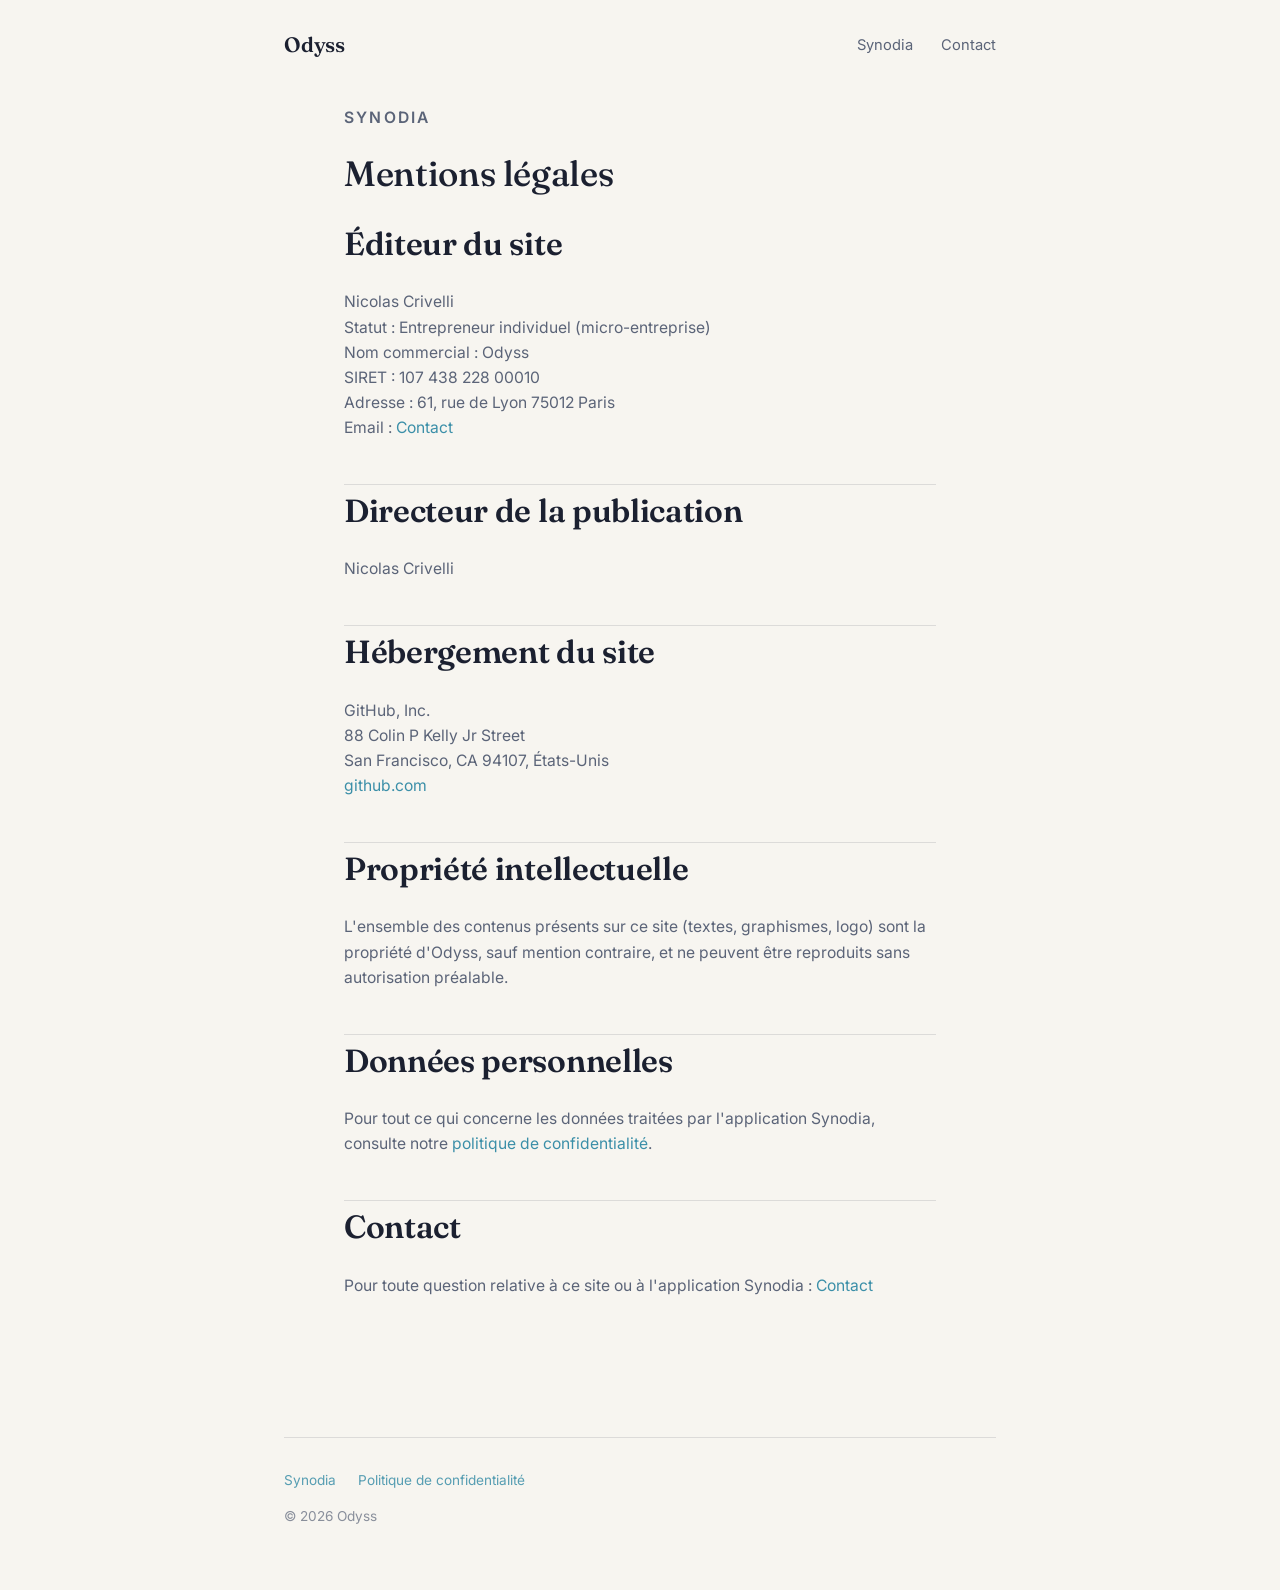
<file: synodia/mentions-legales.html>
<!DOCTYPE html>
<html lang="fr">
<head>
<meta charset="UTF-8">
<meta name="viewport" content="width=device-width, initial-scale=1.0">
<title>Mentions légales — Synodia</title>
<link rel="preconnect" href="https://fonts.googleapis.com">
<link rel="preconnect" href="https://fonts.gstatic.com" crossorigin>
<link href="https://fonts.googleapis.com/css2?family=Fraunces:opsz,wght@9..144,500;9..144,600&family=Inter:wght@400;500;600&display=swap" rel="stylesheet">
<link rel="stylesheet" href="/style.css">
</head>
<body class="paper">

<div class="wrap">
  <header class="site-header">
    <a href="/" class="wordmark" style="text-decoration:none;">Odyss</a>
    <nav class="site-nav">
      <a href="/synodia/">Synodia</a>
      <a href="/contact.html">Contact</a>
    </nav>
  </header>
</div>

<div class="wrap-narrow legal" style="padding-bottom: 60px;">
  <p class="eyebrow">Synodia</p>
  <h1 style="font-size: 2.2rem;">Mentions légales</h1>

  <h2>Éditeur du site</h2>
  <p>
    Nicolas Crivelli<br>
    Statut : Entrepreneur individuel (micro-entreprise)<br>
    Nom commercial : Odyss<br>
    SIRET : 107 438 228 00010<br>
    Adresse : 61, rue de Lyon 75012 Paris<br>
    Email : <a href="/contact.html">Contact</a> 
  </p>

  <h2>Directeur de la publication</h2>
  <p>Nicolas Crivelli</p>

  <h2>Hébergement du site</h2>
  <p>
    GitHub, Inc.<br>
    88 Colin P Kelly Jr Street<br>
    San Francisco, CA 94107, États-Unis<br>
    <a href="https://github.com" target="_blank" rel="noopener">github.com</a>
  </p>

  <h2>Propriété intellectuelle</h2>
  <p>L'ensemble des contenus présents sur ce site (textes, graphismes,
  logo) sont la propriété d'Odyss, sauf mention contraire, et ne
  peuvent être reproduits sans autorisation préalable.</p>

  <h2>Données personnelles</h2>
  <p>Pour tout ce qui concerne les données traitées par l'application
  Synodia, consulte notre
  <a href="/synodia/privacy.html">politique de confidentialité</a>.</p>

  <h2>Contact</h2>
  <p>Pour toute question relative à ce site ou à l'application Synodia :
  <a href="/contact.html">Contact</a></p>
</div>

<div class="wrap">
  <footer class="site-footer">
    <div class="footer-links">
      <a href="/synodia/">Synodia</a>
      <a href="/synodia/privacy.html">Politique de confidentialité</a>
    </div>
    <p style="margin-top: 14px; opacity: 0.7;">© 2026 Odyss</p>
  </footer>
</div>

</body>
</html>
</file>
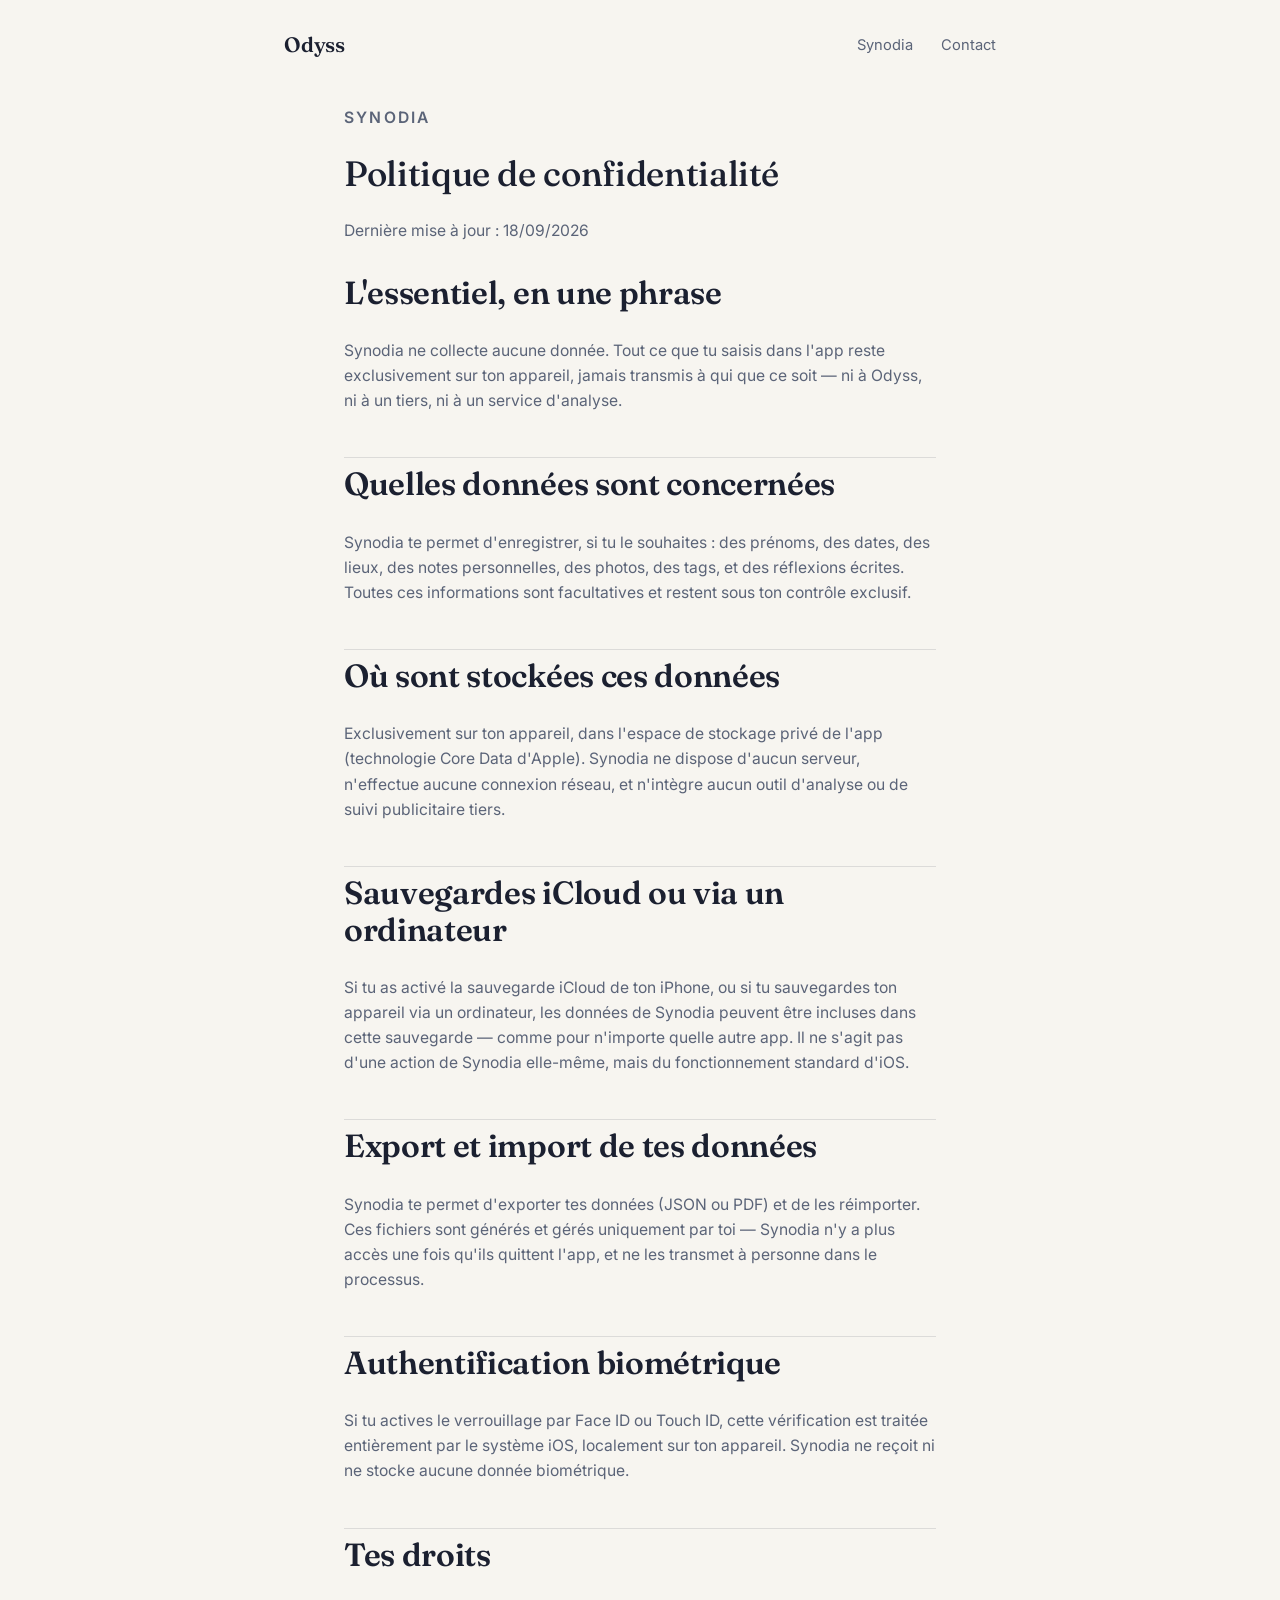
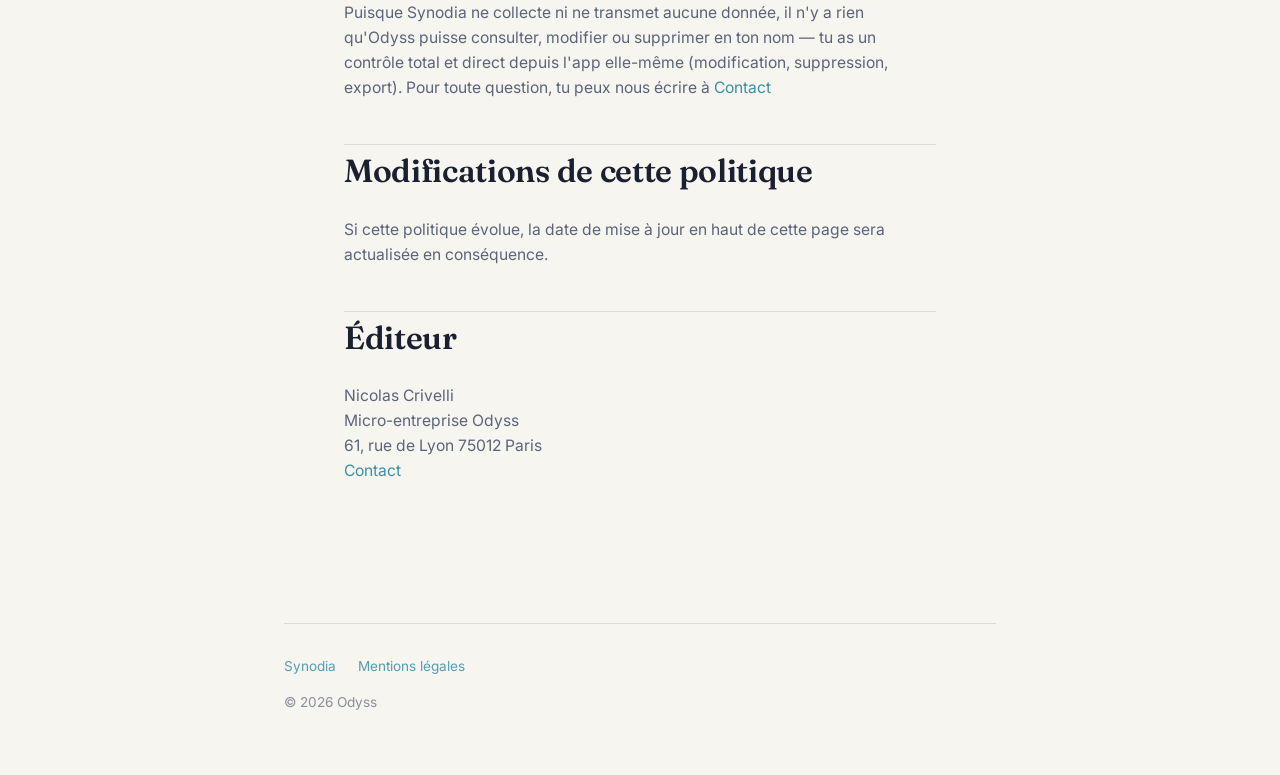
<file: synodia/privacy.html>
<!DOCTYPE html>
<html lang="fr">
<head>
<meta charset="UTF-8">
<meta name="viewport" content="width=device-width, initial-scale=1.0">
<title>Politique de confidentialité — Synodia</title>
<link rel="preconnect" href="https://fonts.googleapis.com">
<link rel="preconnect" href="https://fonts.gstatic.com" crossorigin>
<link href="https://fonts.googleapis.com/css2?family=Fraunces:opsz,wght@9..144,500;9..144,600&family=Inter:wght@400;500;600&display=swap" rel="stylesheet">
<link rel="stylesheet" href="/style.css">
</head>
<body class="paper">

<div class="wrap">
  <header class="site-header">
    <a href="/" class="wordmark" style="text-decoration:none;">Odyss</a>
    <nav class="site-nav">
      <a href="/synodia/">Synodia</a>
      <a href="/contact.html">Contact</a>
    </nav>
  </header>
</div>

<div class="wrap-narrow legal" style="padding-bottom: 60px;">
  <p class="eyebrow">Synodia</p>
  <h1 style="font-size: 2.2rem;">Politique de confidentialité</h1>
  <p>Dernière mise à jour : 18/09/2026</p>

  <h2>L'essentiel, en une phrase</h2>
  <p>Synodia ne collecte aucune donnée. Tout ce que tu saisis dans l'app
  reste exclusivement sur ton appareil, jamais transmis à qui que ce
  soit — ni à Odyss, ni à un tiers, ni à un service d'analyse.</p>

  <h2>Quelles données sont concernées</h2>
  <p>Synodia te permet d'enregistrer, si tu le souhaites : des prénoms,
  des dates, des lieux, des notes personnelles, des photos, des tags,
  et des réflexions écrites. Toutes ces informations sont facultatives
  et restent sous ton contrôle exclusif.</p>

  <h2>Où sont stockées ces données</h2>
  <p>Exclusivement sur ton appareil, dans l'espace de stockage privé de
  l'app (technologie Core Data d'Apple). Synodia ne dispose d'aucun
  serveur, n'effectue aucune connexion réseau, et n'intègre aucun outil
  d'analyse ou de suivi publicitaire tiers.</p>

  <h2>Sauvegardes iCloud ou via un ordinateur</h2>
  <p>Si tu as activé la sauvegarde iCloud de ton iPhone, ou si tu
  sauvegardes ton appareil via un ordinateur, les données de Synodia
  peuvent être incluses dans cette sauvegarde — comme pour n'importe
  quelle autre app. Il ne s'agit pas d'une action de Synodia elle-même,
  mais du fonctionnement standard d'iOS.</p>

  <h2>Export et import de tes données</h2>
  <p>Synodia te permet d'exporter tes données (JSON ou PDF) et de les
  réimporter. Ces fichiers sont générés et gérés uniquement par toi —
  Synodia n'y a plus accès une fois qu'ils quittent l'app, et ne les
  transmet à personne dans le processus.</p>

  <h2>Authentification biométrique</h2>
  <p>Si tu actives le verrouillage par Face ID ou Touch ID, cette
  vérification est traitée entièrement par le système iOS, localement
  sur ton appareil. Synodia ne reçoit ni ne stocke aucune donnée
  biométrique.</p>

  <h2>Tes droits</h2>
  <p>Puisque Synodia ne collecte ni ne transmet aucune donnée, il n'y a
  rien qu'Odyss puisse consulter, modifier ou supprimer en ton nom —
  tu as un contrôle total et direct depuis l'app elle-même (modification,
  suppression, export). Pour toute question, tu peux nous écrire à
<a href="/contact.html">Contact</a> </p>

  <h2>Modifications de cette politique</h2>
  <p>Si cette politique évolue, la date de mise à jour en haut de cette
  page sera actualisée en conséquence.</p>

  <h2>Éditeur</h2>
  <p>
    Nicolas Crivelli<br>
    Micro-entreprise Odyss<br>
    61, rue de Lyon 75012 Paris<br>
    <a href="/contact.html">Contact</a>
  </p>
</div>

<div class="wrap">
  <footer class="site-footer">
    <div class="footer-links">
      <a href="/synodia/">Synodia</a>
      <a href="/synodia/mentions-legales.html">Mentions légales</a>
    </div>
    <p style="margin-top: 14px; opacity: 0.7;">© 2026 Odyss</p>
  </footer>
</div>

</body>
</html>
</file>
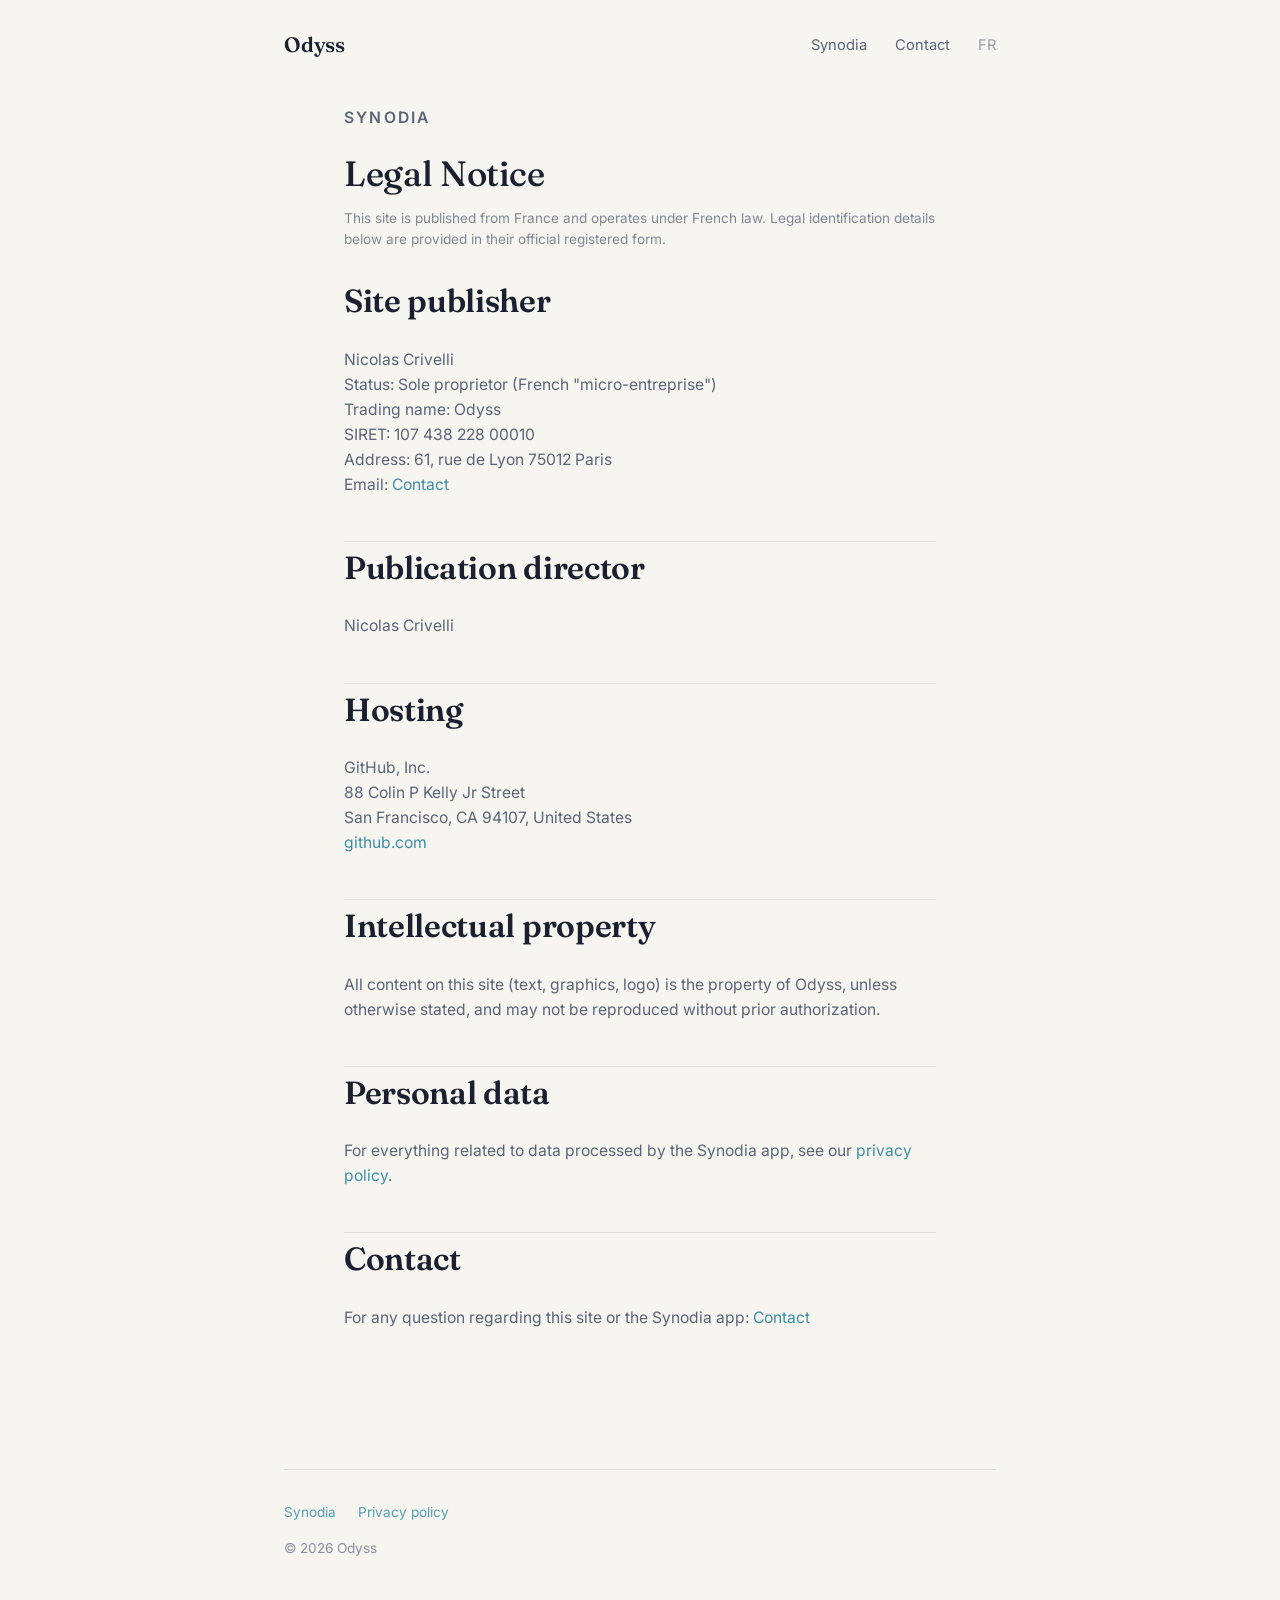
<file: en/synodia/legal-notice.html>
<!DOCTYPE html>
<html lang="en">
<head>
<meta charset="UTF-8">
<meta name="viewport" content="width=device-width, initial-scale=1.0">
<title>Legal Notice — Synodia</title>
<link rel="alternate" hreflang="fr" href="https://odyss-app.fr/synodia/mentions-legales.html" />
<link rel="alternate" hreflang="en" href="https://odyss-app.fr/en/synodia/legal-notice.html" />
<link rel="preconnect" href="https://fonts.googleapis.com">
<link rel="preconnect" href="https://fonts.gstatic.com" crossorigin>
<link href="https://fonts.googleapis.com/css2?family=Fraunces:opsz,wght@9..144,500;9..144,600&family=Inter:wght@400;500;600&display=swap" rel="stylesheet">
<link rel="stylesheet" href="/style.css">
</head>
<body class="paper">

<div class="wrap">
<header class="site-header">
<a href="/en/" class="wordmark" style="text-decoration:none;">Odyss</a>
<nav class="site-nav">
<a href="/en/synodia/">Synodia</a>
<a href="/en/contact.html">Contact</a>
<a href="/synodia/mentions-legales.html" style="opacity:0.6;">FR</a>
</nav>
</header>
</div>

<div class="wrap-narrow legal" style="padding-bottom: 60px;">
<p class="eyebrow">Synodia</p>
<h1 style="font-size: 2.2rem;">Legal Notice</h1>

<p style="font-size: 0.85rem; opacity: 0.75; margin-top: -10px;">
This site is published from France and operates under French law.
Legal identification details below are provided in their official
registered form.
</p>

<h2>Site publisher</h2>
<p>
    Nicolas Crivelli<br>
    Status: Sole proprietor (French "micro-entreprise")<br>
    Trading name: Odyss<br>
    SIRET: 107 438 228 00010<br>
    Address: 61, rue de Lyon 75012 Paris<br>
    Email: <a href="/en/contact.html">Contact</a>
</p>

<h2>Publication director</h2>
<p>Nicolas Crivelli</p>

<h2>Hosting</h2>
<p>
    GitHub, Inc.<br>
    88 Colin P Kelly Jr Street<br>
    San Francisco, CA 94107, United States<br>
<a href="https://github.com" target="_blank" rel="noopener">github.com</a>
</p>

<h2>Intellectual property</h2>
<p>All content on this site (text, graphics, logo) is the property of
  Odyss, unless otherwise stated, and may not be reproduced without
  prior authorization.</p>

<h2>Personal data</h2>
<p>For everything related to data processed by the Synodia app, see our
<a href="/en/synodia/privacy.html">privacy policy</a>.</p>

<h2>Contact</h2>
<p>For any question regarding this site or the Synodia app:
<a href="/en/contact.html">Contact</a></p>
</div>

<div class="wrap">
<footer class="site-footer">
<div class="footer-links">
<a href="/en/synodia/">Synodia</a>
<a href="/en/synodia/privacy.html">Privacy policy</a>
</div>
<p style="margin-top: 14px; opacity: 0.7;">© 2026 Odyss</p>
</footer>
</div>

</body>
</html>
</file>
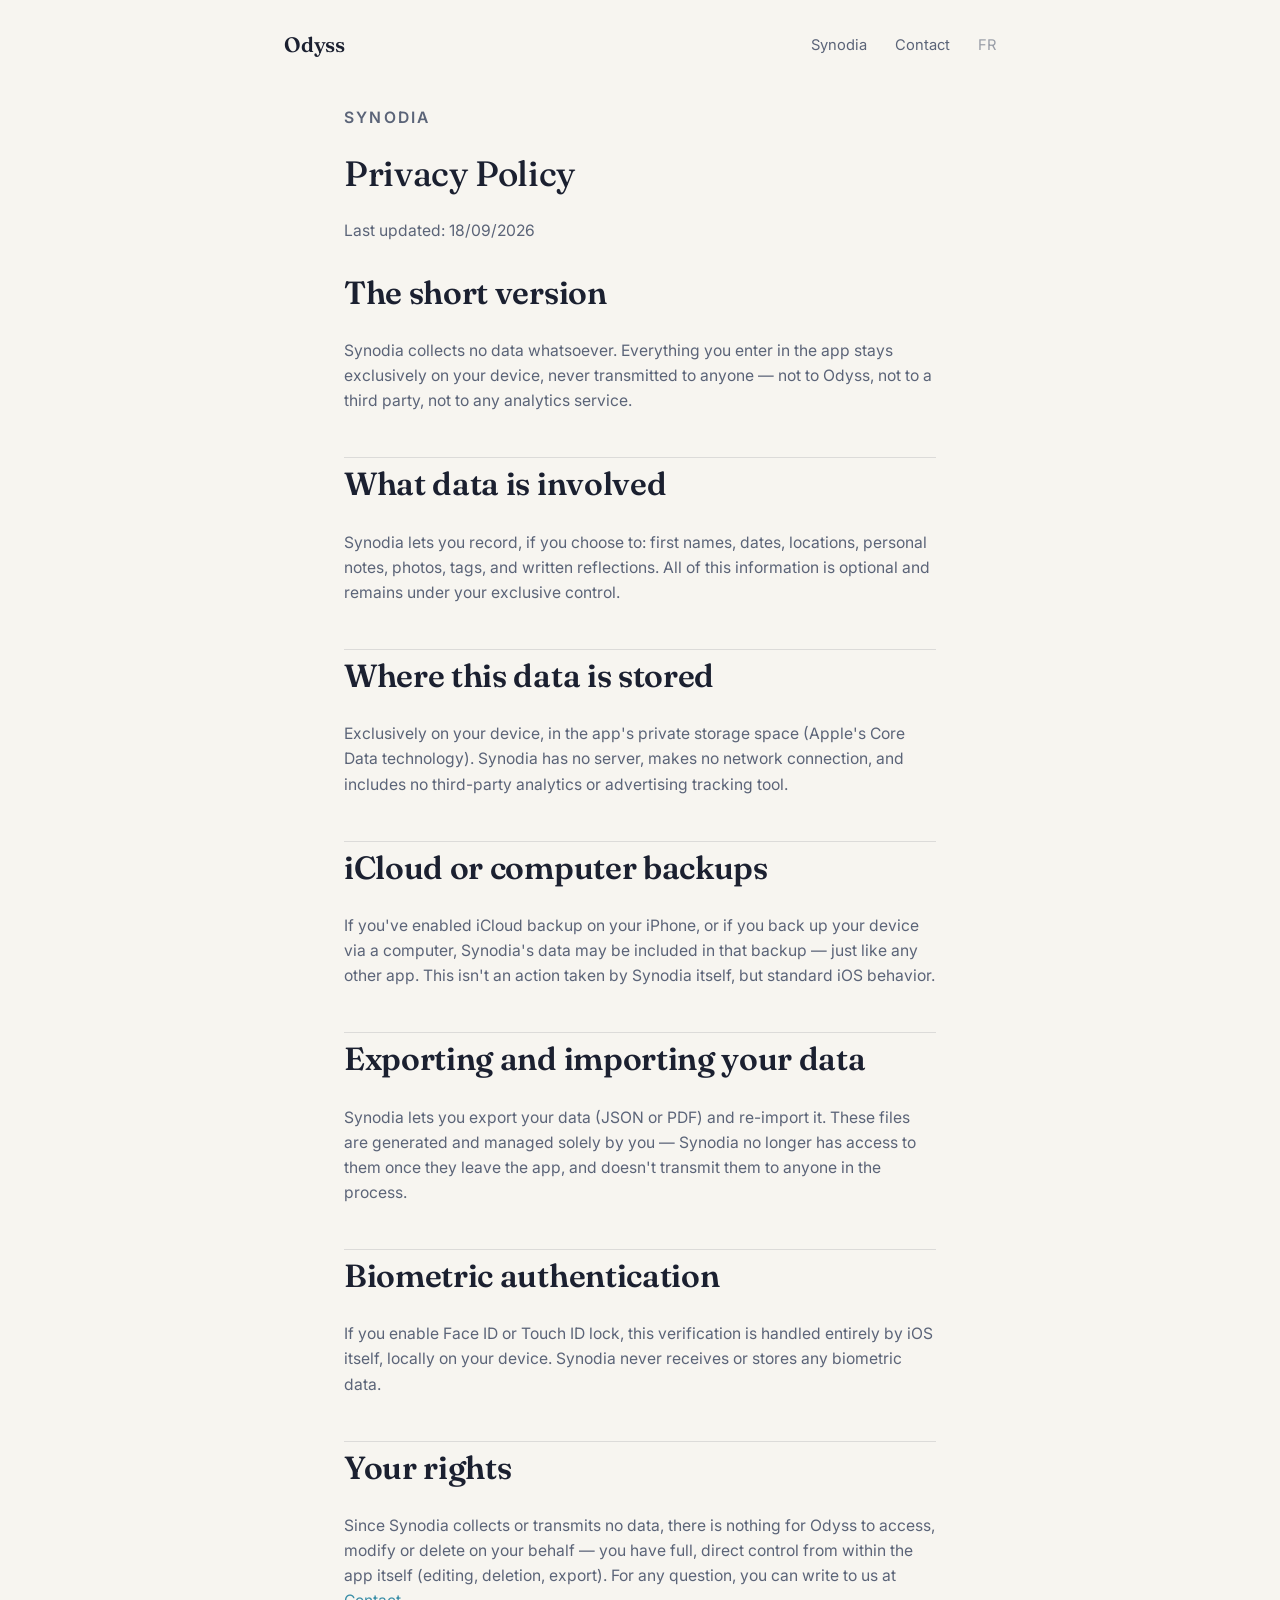
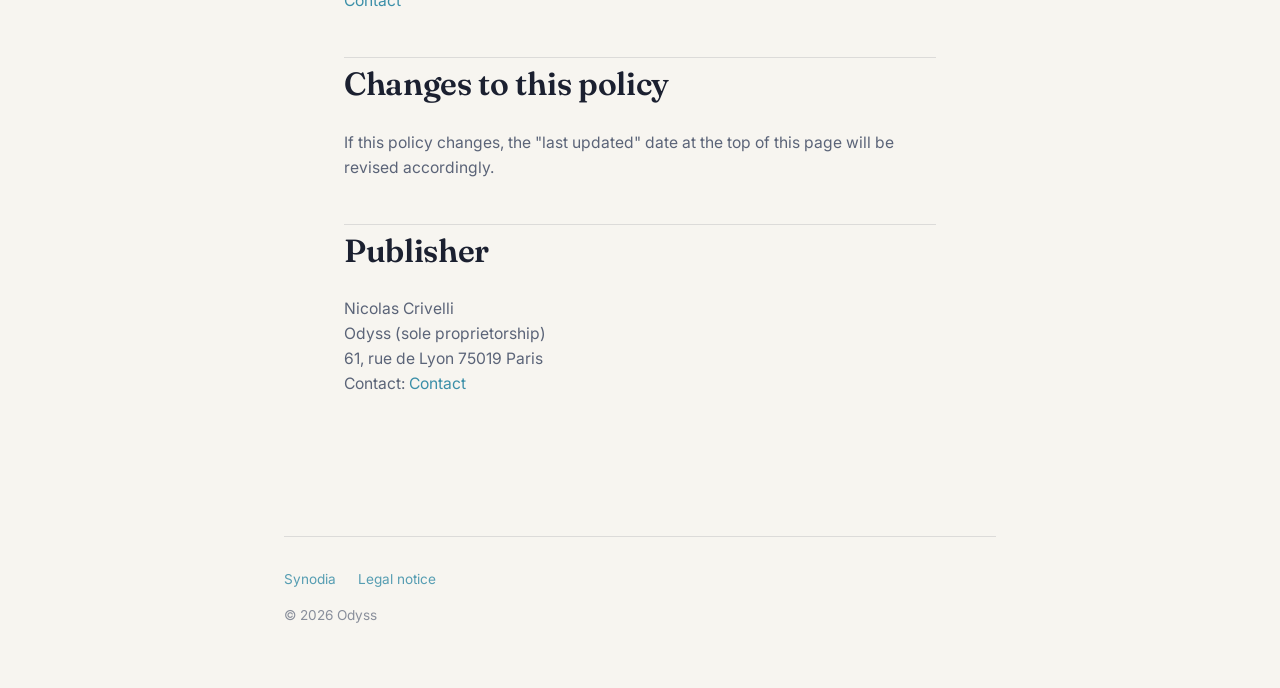
<file: en/synodia/privacy.html>
<!DOCTYPE html>
<html lang="en">
<head>
<meta charset="UTF-8">
<meta name="viewport" content="width=device-width, initial-scale=1.0">
<title>Privacy Policy — Synodia</title>
<link rel="alternate" hreflang="fr" href="https://odyss-app.fr/synodia/privacy.html" />
<link rel="alternate" hreflang="en" href="https://odyss-app.fr/en/synodia/privacy.html" />
<link rel="preconnect" href="https://fonts.googleapis.com">
<link rel="preconnect" href="https://fonts.gstatic.com" crossorigin>
<link href="https://fonts.googleapis.com/css2?family=Fraunces:opsz,wght@9..144,500;9..144,600&family=Inter:wght@400;500;600&display=swap" rel="stylesheet">
<link rel="stylesheet" href="/style.css">
</head>
<body class="paper">

<div class="wrap">
<header class="site-header">
<a href="/en/" class="wordmark" style="text-decoration:none;">Odyss</a>
<nav class="site-nav">
<a href="/en/synodia/">Synodia</a>
<a href="/en/contact.html">Contact</a>
<a href="/synodia/privacy.html" style="opacity:0.6;">FR</a>
</nav>
</header>
</div>

<div class="wrap-narrow legal" style="padding-bottom: 60px;">
<p class="eyebrow">Synodia</p>
<h1 style="font-size: 2.2rem;">Privacy Policy</h1>
<p>Last updated: 18/09/2026</p>

<h2>The short version</h2>
<p>Synodia collects no data whatsoever. Everything you enter in the app
  stays exclusively on your device, never transmitted to anyone —
  not to Odyss, not to a third party, not to any analytics service.</p>

<h2>What data is involved</h2>
<p>Synodia lets you record, if you choose to: first names, dates,
  locations, personal notes, photos, tags, and written reflections.
  All of this information is optional and remains under your exclusive
  control.</p>

<h2>Where this data is stored</h2>
<p>Exclusively on your device, in the app's private storage space
  (Apple's Core Data technology). Synodia has no server, makes no
  network connection, and includes no third-party analytics or
  advertising tracking tool.</p>

<h2>iCloud or computer backups</h2>
<p>If you've enabled iCloud backup on your iPhone, or if you back up
  your device via a computer, Synodia's data may be included in that
  backup — just like any other app. This isn't an action taken by
  Synodia itself, but standard iOS behavior.</p>

<h2>Exporting and importing your data</h2>
<p>Synodia lets you export your data (JSON or PDF) and re-import it.
  These files are generated and managed solely by you — Synodia no
  longer has access to them once they leave the app, and doesn't
  transmit them to anyone in the process.</p>

<h2>Biometric authentication</h2>
<p>If you enable Face ID or Touch ID lock, this verification is
  handled entirely by iOS itself, locally on your device. Synodia
  never receives or stores any biometric data.</p>

<h2>Your rights</h2>
<p>Since Synodia collects or transmits no data, there is nothing for
  Odyss to access, modify or delete on your behalf — you have full,
  direct control from within the app itself (editing, deletion,
  export). For any question, you can write to us at
<a href="/en/contact.html">Contact</a></p>

<h2>Changes to this policy</h2>
<p>If this policy changes, the "last updated" date at the top of this
  page will be revised accordingly.</p>

<h2>Publisher</h2>
<p>
    Nicolas Crivelli<br>
    Odyss (sole proprietorship)<br>
    61, rue de Lyon 75019 Paris<br>
    Contact: <a href="/en/contact.html">Contact</a>
</p>
</div>

<div class="wrap">
<footer class="site-footer">
<div class="footer-links">
<a href="/en/synodia/">Synodia</a>
<a href="/en/synodia/legal-notice.html">Legal notice</a>
</div>
<p style="margin-top: 14px; opacity: 0.7;">© 2026 Odyss</p>
</footer>
</div>

</body>
</html>
</file>
<file: style.css>
/* ==========================================================
   Synodia / Odyss — feuille de style partagée
   Palette et typographie dérivées de l'identité déjà établie
   dans l'app (fond nuit de la Constellation, teal de Theme.accent,
   accent doré des étoiles "couple").
   ========================================================== */

:root {
  /* Nuit */
  --bg-night: #070a13;
  --bg-night-soft: #0d1220;
  --bg-night-card: #11172a;

  /* Papier (pages légales, plus lisibles en clair) */
  --bg-paper: #f7f5f0;
  --bg-paper-card: #ffffff;

  /* Encre */
  --ink: #eef0f4;
  --ink-muted: #9aa7bd;
  --ink-dark: #1b2030;
  --ink-dark-muted: #5b6478;

  /* Accents */
  --accent-teal: #3b8fa8;
  --accent-teal-bright: #5cb4cf;
  --accent-gold: #e3a668;

  --line: rgba(255, 255, 255, 0.10);
  --line-dark: rgba(27, 32, 48, 0.12);

  --radius-lg: 22px;
  --radius-md: 14px;
  --radius-sm: 8px;

  --font-display: 'Fraunces', Georgia, 'Times New Roman', serif;
  --font-body: 'Inter', -apple-system, BlinkMacSystemFont, 'Segoe UI', sans-serif;
}

* { box-sizing: border-box; }

html {
  scroll-behavior: smooth;
}

body {
  margin: 0;
  font-family: var(--font-body);
  background: var(--bg-night);
  color: var(--ink);
  line-height: 1.6;
  -webkit-font-smoothing: antialiased;
}

body.paper {
  background: var(--bg-paper);
  color: var(--ink-dark);
}

a {
  color: var(--accent-teal-bright);
  text-decoration: none;
}
a:hover { text-decoration: underline; }
body.paper a { color: var(--accent-teal); }

img { max-width: 100%; display: block; }

/* ── Layout ── */
.wrap {
  max-width: 760px;
  margin: 0 auto;
  padding: 0 24px;
}

.wrap-narrow {
  max-width: 640px;
  margin: 0 auto;
  padding: 0 24px;
}

/* ── Typographie ── */
h1, h2, h3 {
  font-family: var(--font-display);
  font-weight: 600;
  line-height: 1.15;
  letter-spacing: -0.01em;
}

h1 { font-size: clamp(2.4rem, 6vw, 3.6rem); font-weight: 500; }
h2 { font-size: clamp(1.5rem, 3.5vw, 2rem); margin-top: 0; }
h3 { font-size: 1.15rem; }

p { color: var(--ink-muted); }
body.paper p { color: var(--ink-dark-muted); }

.eyebrow {
  font-family: var(--font-body);
  font-size: 0.78rem;
  letter-spacing: 0.14em;
  text-transform: uppercase;
  color: var(--accent-gold);
  font-weight: 600;
}

/* ── Header / nav ── */
.site-header {
  display: flex;
  align-items: center;
  justify-content: space-between;
  padding: 28px 0;
}

.wordmark {
  font-family: var(--font-display);
  font-size: 1.3rem;
  color: var(--ink);
  font-weight: 600;
  letter-spacing: -0.01em;
}
body.paper .wordmark { color: var(--ink-dark); }

.site-nav a {
  margin-left: 24px;
  font-size: 0.92rem;
  color: var(--ink-muted);
}
body.paper .site-nav a { color: var(--ink-dark-muted); }

/* ── Cartes ── */
.card {
  background: var(--bg-night-card);
  border: 1px solid var(--line);
  border-radius: var(--radius-lg);
  padding: 32px;
  margin-bottom: 20px;
}
body.paper .card {
  background: var(--bg-paper-card);
  border-color: var(--line-dark);
  box-shadow: 0 1px 3px rgba(27, 32, 48, 0.04);
}

.card .eyebrow { margin-bottom: 10px; display: block; }

/* ── Boutons ── */
.btn {
  display: inline-flex;
  align-items: center;
  gap: 8px;
  padding: 13px 26px;
  border-radius: 999px;
  font-weight: 600;
  font-size: 0.95rem;
  transition: transform 0.15s ease, opacity 0.15s ease;
}
.btn:hover { transform: translateY(-1px); text-decoration: none; }

.btn-primary {
  background: var(--accent-teal);
  color: #fff;
}
.btn-primary:hover { background: var(--accent-teal-bright); }

.btn-ghost {
  border: 1px solid var(--line);
  color: var(--ink);
}
body.paper .btn-ghost { border-color: var(--line-dark); color: var(--ink-dark); }

/* ── Footer ── */
.site-footer {
  border-top: 1px solid var(--line);
  margin-top: 64px;
  padding: 32px 0 48px;
  font-size: 0.85rem;
  color: var(--ink-muted);
}
body.paper .site-footer { border-color: var(--line-dark); color: var(--ink-dark-muted); }

.site-footer a { color: inherit; opacity: 0.85; }
.site-footer a:hover { opacity: 1; }

.footer-links a { margin-right: 18px; }

/* ── Pages légales (document) ── */
.legal h2 {
  margin-top: 44px;
  padding-top: 8px;
  border-top: 1px solid var(--line-dark);
}
.legal h2:first-of-type { border-top: none; margin-top: 24px; }
.legal p, .legal li { color: var(--ink-dark-muted); font-size: 0.98rem; }
.legal strong { color: var(--ink-dark); }

.placeholder {
  background: rgba(227, 166, 104, 0.15);
  border: 1px dashed var(--accent-gold);
  border-radius: var(--radius-sm);
  padding: 2px 8px;
  font-size: 0.9em;
  color: #8a5a1e;
}

/* ── Responsive ── */
@media (max-width: 600px) {
  .card { padding: 24px; }
  .site-nav a { margin-left: 14px; font-size: 0.85rem; }
}

@media (prefers-reduced-motion: reduce) {
  * { animation: none !important; transition: none !important; }
}
</file>
